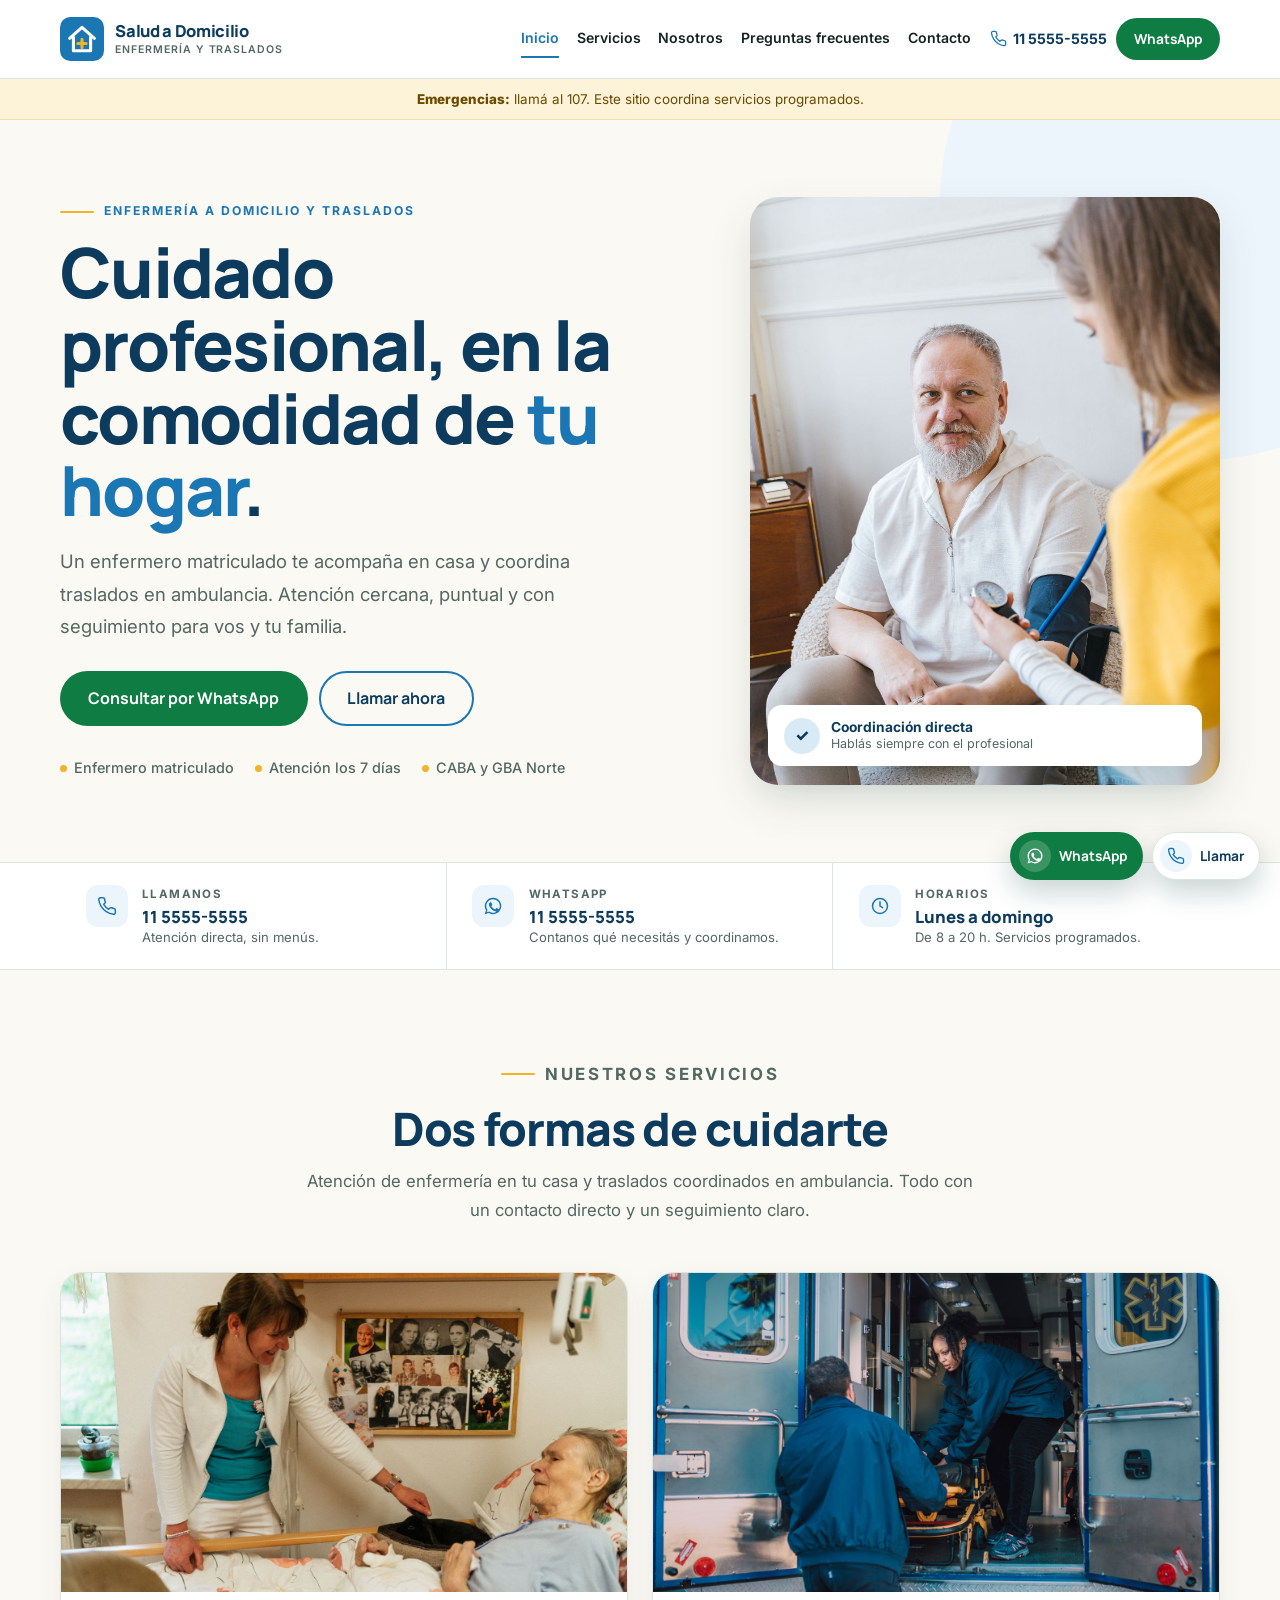
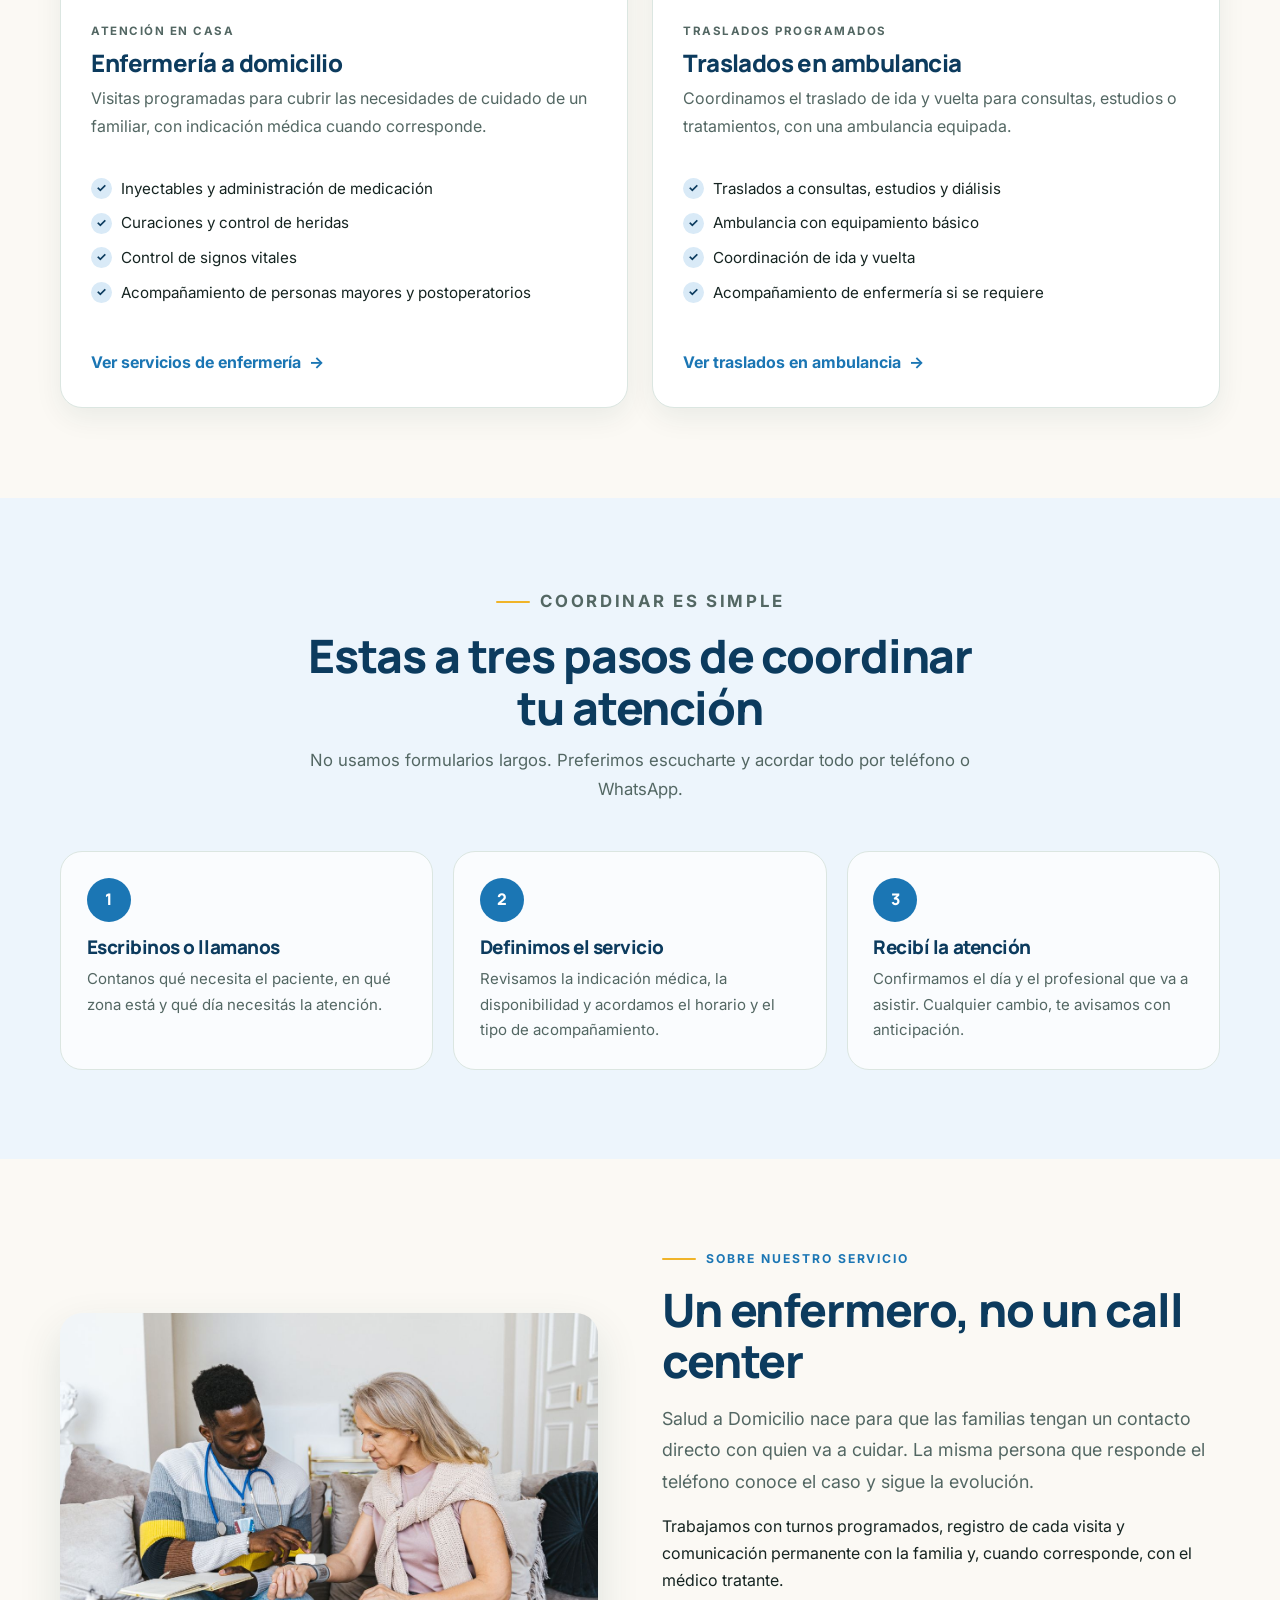
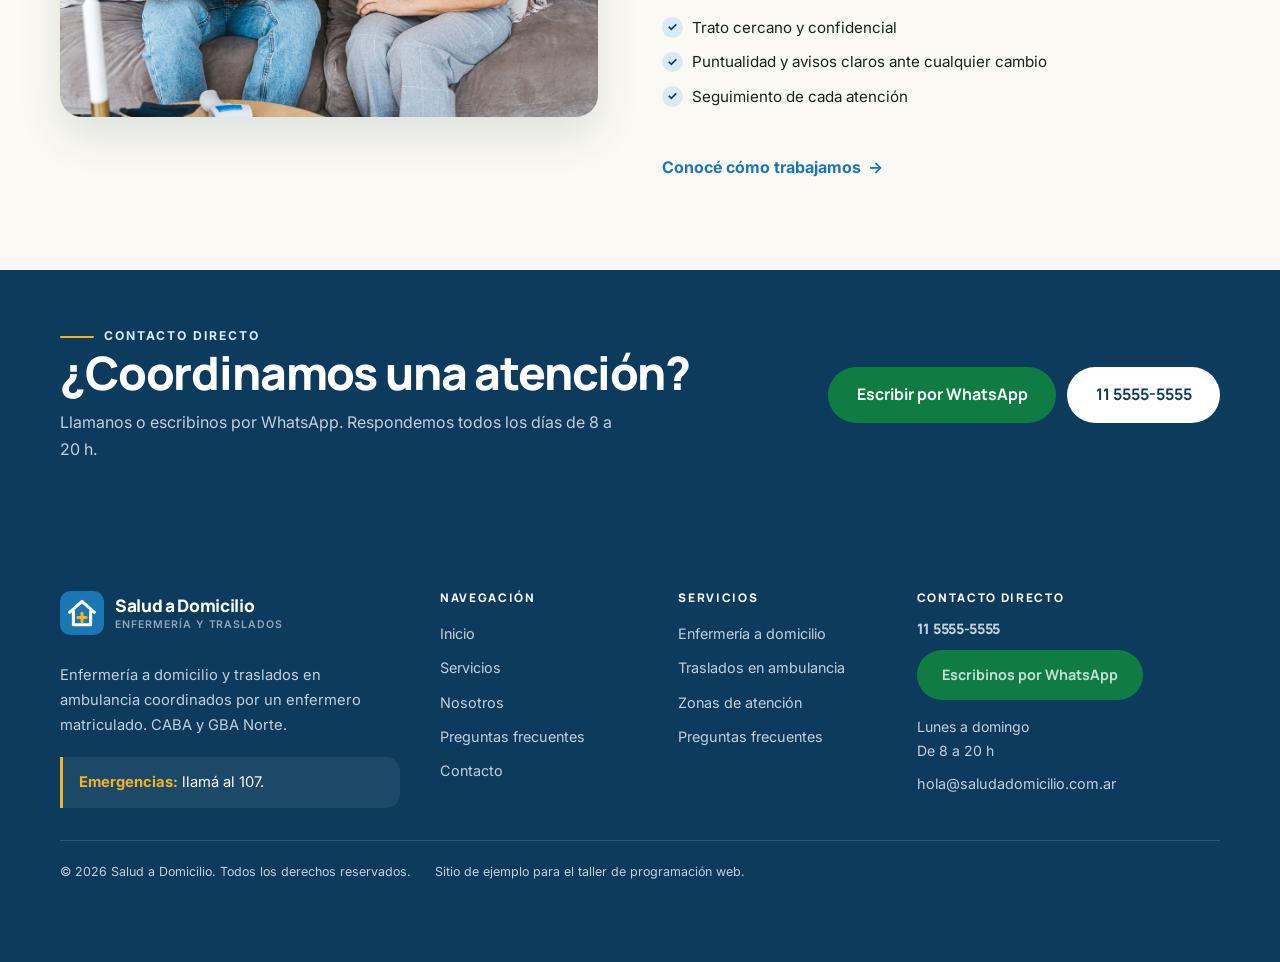
<file: index.html>
<!DOCTYPE html>
<html lang="es">
<head>
  <meta charset="UTF-8">
  <meta name="viewport" content="width=device-width, initial-scale=1.0">
  <meta name="description" content="Salud a Domicilio: enfermería a domicilio y traslados en ambulancia en CABA y GBA Norte. Coordiná tu atención por teléfono o WhatsApp.">
  <meta name="theme-color" content="#1B76B4">
  <title>Salud a Domicilio | Enfermería y traslados</title>

  <!-- Ícono de la pestaña del navegador -->
  <!-- PISTA: el <title> y la meta description de arriba son los que se ven en la
       pestaña y en Google. Conviene adaptarlos en cada página. -->
  <link rel="icon" href="assets/logo.svg" type="image/svg+xml">

  <!-- Tipografías: Manrope para títulos e Inter para textos -->
  <link rel="preconnect" href="https://fonts.googleapis.com">
  <link rel="preconnect" href="https://fonts.gstatic.com" crossorigin>
  <link href="https://fonts.googleapis.com/css2?family=Inter:wght@400;500;600;700&family=Manrope:wght@500;600;700;800&display=swap" rel="stylesheet">

  <!-- Hoja de estilos compartida por todas las páginas -->
  <link rel="stylesheet" href="styles.css">
</head>
<body>

  <!-- Enlace para saltar al contenido usando el teclado -->
  <a class="skip-link" href="#contenido">Saltar al contenido</a>

  <!-- =====================================================
       ENCABEZADO Y NAVEGACIÓN
       El menú móvil se abre con un checkbox: no usa JavaScript.
       ===================================================== -->
  <header class="site-header">
    <div class="container header-bar">

      <!-- PISTA: cambiá el nombre y la bajada de la marca. Repetilos igual en el pie.
           El logo es assets/logo.svg: podés reemplazarlo por otro archivo. -->
      <a class="brand" href="index.html">
        <img class="brand__mark" src="assets/logo.svg" width="44" height="44" alt="">
        <span class="brand__text">
          <strong>Salud a Domicilio</strong>
          <span>Enfermería y traslados</span>
        </span>
      </a>

      <!-- Checkbox oculto que controla el menú hamburguesa -->
      <input class="nav-toggle" type="checkbox" id="menu-toggle">
      <label class="nav-toggle-label" for="menu-toggle">
        <span class="visually-hidden">Abrir o cerrar el menú</span>
        <span class="nav-toggle-bars" aria-hidden="true">
          <span></span>
          <span></span>
          <span></span>
        </span>
      </label>

      <nav class="nav-panel" aria-label="Menú principal">
        <!-- PISTA: para sumar o quitar páginas, editá estos <li>. El atributo
             aria-current="page" marca la página activa y se cambia en cada archivo. -->
        <ul class="nav-list">
          <li><a href="index.html" aria-current="page">Inicio</a></li>
          <li><a href="servicios.html">Servicios</a></li>
          <li><a href="nosotros.html">Nosotros</a></li>
          <li><a href="preguntas-frecuentes.html">Preguntas frecuentes</a></li>
          <li><a href="contacto.html">Contacto</a></li>
        </ul>

        <!-- REEMPLAZAR: teléfono y WhatsApp de ejemplo.
             En WhatsApp el número va sin +, sin espacios y sin guiones (formato wa.me).
             El texto después de ?text= es el mensaje que aparece ya escrito en el chat. -->
        <div class="nav-actions">
          <a class="nav-phone" href="tel:+5491155555555">
            <svg class="icon" viewBox="0 0 24 24" fill="none" stroke="currentColor" stroke-width="1.8" stroke-linecap="round" stroke-linejoin="round" aria-hidden="true">
              <path d="M22 16.92v3a2 2 0 0 1-2.18 2 19.79 19.79 0 0 1-8.63-3.07 19.5 19.5 0 0 1-6-6A19.79 19.79 0 0 1 2.12 4.18 2 2 0 0 1 4.11 2h3a2 2 0 0 1 2 1.72c.13.96.36 1.9.7 2.81a2 2 0 0 1-.45 2.11L8.09 9.91a16 16 0 0 0 6 6l1.27-1.27a2 2 0 0 1 2.11-.45c.91.34 1.85.57 2.81.7A2 2 0 0 1 22 16.92Z"/>
            </svg>
            <span>11 5555-5555</span>
          </a>
          <a class="btn btn--whatsapp btn--sm" href="https://wa.me/5491155555555?text=Hola%2C%20quisiera%20consultar%20por%20los%20servicios%20de%20Salud%20a%20Domicilio.">WhatsApp</a>
        </div>
      </nav>

      <!-- Acceso telefónico siempre visible en celulares -->
      <a class="header-call" href="tel:+5491155555555" aria-label="Llamar al 11 5555-5555">
        <svg class="icon" viewBox="0 0 24 24" fill="none" stroke="currentColor" stroke-width="1.8" stroke-linecap="round" stroke-linejoin="round" aria-hidden="true">
          <path d="M22 16.92v3a2 2 0 0 1-2.18 2 19.79 19.79 0 0 1-8.63-3.07 19.5 19.5 0 0 1-6-6A19.79 19.79 0 0 1 2.12 4.18 2 2 0 0 1 4.11 2h3a2 2 0 0 1 2 1.72c.13.96.36 1.9.7 2.81a2 2 0 0 1-.45 2.11L8.09 9.91a16 16 0 0 0 6 6l1.27-1.27a2 2 0 0 1 2.11-.45c.91.34 1.85.57 2.81.7A2 2 0 0 1 22 16.92Z"/>
        </svg>
      </a>

    </div>
  </header>

  <!-- PISTA: si el sitio no es de Argentina, cambiá el 107 por el número local
       de emergencias. También aparece en el pie y en las páginas de servicios y contacto. -->
  <p class="emergency-bar"><strong>Emergencias:</strong> llamá al 107. Este sitio coordina servicios programados.</p>

  <main id="contenido" tabindex="-1">

    <!-- =====================================================
         1. PORTADA
         PISTA: el título grande, el párrafo y los dos botones son lo primero
         que se ve. Podés cambiar el texto, el orden de los botones o las tres
         frases de confianza que aparecen debajo.
         ===================================================== -->
    <section class="hero" id="inicio" aria-labelledby="hero-title">
      <div class="container hero__grid">

        <div class="hero__content">
          <p class="eyebrow">Enfermería a domicilio y traslados</p>

          <h1 class="hero__title" id="hero-title">
            Cuidado profesional, en la comodidad de <span class="highlight">tu hogar</span>.
          </h1>

          <p class="hero__lead">
            Un enfermero matriculado te acompaña en casa y coordina traslados en
            ambulancia. Atención cercana, puntual y con seguimiento para vos y tu familia.
          </p>

          <!-- PISTA: cambiá el texto y el destino (href) de cada botón. -->
          <div class="hero__actions">
            <a class="btn btn--whatsapp btn--lg" href="https://wa.me/5491155555555?text=Hola%2C%20quisiera%20consultar%20por%20los%20servicios%20de%20Salud%20a%20Domicilio.">
              Consultar por WhatsApp
            </a>
            <a class="btn btn--outline btn--lg" href="tel:+5491155555555">Llamar ahora</a>
          </div>

          <!-- PISTA: estas frases funcionan como garantías rápidas. Podés
               reemplazarlas por horarios, zonas o número de matrícula. -->
          <ul class="hero__trust">
            <li>Enfermero matriculado</li>
            <li>Atención los 7 días</li>
            <li>CABA y GBA Norte</li>
          </ul>
        </div>

        <!-- PISTA: reemplazá assets/hero.jpg por una foto vertical. El CSS la
             recorta a proporción 4:5 y mantiene el texto alternativo (alt). -->
        <div class="hero__media">
          <img src="assets/hero.jpg" width="1600" height="2400" alt="Enfermera tomando la presión arterial a un paciente en su living" fetchpriority="high">
          <p class="hero__badge">
            <span class="hero__badge-icon" aria-hidden="true">✓</span>
            <span>
              <strong>Coordinación directa</strong>
              <span>Hablás siempre con el profesional</span>
            </span>
          </p>
        </div>

      </div>
    </section>

    <!-- =====================================================
         2. CONTACTO RÁPIDO
         ===================================================== -->
    <section class="quick-contact" aria-label="Contacto rápido">
      <!-- PISTA: son tres tarjetas de contacto rápido. La tercera no es un
           enlace: podés cambiarla por dirección, zona o forma de pago. -->
      <div class="container quick-contact__grid">

        <a class="quick-card" href="tel:+5491155555555">
          <span class="quick-card__icon">
            <svg class="icon" viewBox="0 0 24 24" fill="none" stroke="currentColor" stroke-width="1.8" stroke-linecap="round" stroke-linejoin="round" aria-hidden="true">
              <path d="M22 16.92v3a2 2 0 0 1-2.18 2 19.79 19.79 0 0 1-8.63-3.07 19.5 19.5 0 0 1-6-6A19.79 19.79 0 0 1 2.12 4.18 2 2 0 0 1 4.11 2h3a2 2 0 0 1 2 1.72c.13.96.36 1.9.7 2.81a2 2 0 0 1-.45 2.11L8.09 9.91a16 16 0 0 0 6 6l1.27-1.27a2 2 0 0 1 2.11-.45c.91.34 1.85.57 2.81.7A2 2 0 0 1 22 16.92Z"/>
            </svg>
          </span>
          <span>
            <span class="quick-card__label">Llamanos</span>
            <span class="quick-card__value">11 5555-5555</span>
            <span class="quick-card__text">Atención directa, sin menús.</span>
          </span>
        </a>

        <a class="quick-card" href="https://wa.me/5491155555555?text=Hola%2C%20quisiera%20consultar%20por%20los%20servicios%20de%20Salud%20a%20Domicilio.">
          <span class="quick-card__icon">
            <svg class="icon" viewBox="0 0 24 24" fill="currentColor" aria-hidden="true">
              <path d="M12.04 2a9.9 9.9 0 0 0-8.42 15.13L2 22l4.99-1.58A9.9 9.9 0 1 0 12.04 2Zm0 1.8a8.1 8.1 0 1 1-4.16 15.05l-.34-.2-3.1.98.99-3.02-.22-.35A8.1 8.1 0 0 1 12.04 3.8Zm-3.1 3.7c-.2 0-.52.07-.79.37-.27.3-1.04 1.01-1.04 2.47s1.06 2.87 1.21 3.07c.15.2 2.06 3.28 5.07 4.47 2.5.99 3.01.79 3.55.74.54-.05 1.75-.71 2-1.4.25-.69.25-1.28.17-1.4-.07-.12-.27-.2-.57-.35-.3-.15-1.75-.86-2.02-.96-.27-.1-.47-.15-.67.15-.2.3-.77.96-.94 1.16-.17.2-.35.22-.65.07-.3-.15-1.25-.46-2.38-1.47-.88-.78-1.47-1.75-1.64-2.05-.17-.3-.02-.46.13-.61.13-.13.3-.35.45-.52.15-.17.2-.3.3-.5.1-.2.05-.37-.02-.52-.07-.15-.67-1.61-.92-2.2-.24-.58-.48-.5-.67-.51h-.57Z"/>
            </svg>
          </span>
          <span>
            <span class="quick-card__label">WhatsApp</span>
            <span class="quick-card__value">11 5555-5555</span>
            <span class="quick-card__text">Contanos qué necesitás y coordinamos.</span>
          </span>
        </a>

        <div class="quick-card">
          <span class="quick-card__icon">
            <svg class="icon" viewBox="0 0 24 24" fill="none" stroke="currentColor" stroke-width="1.8" stroke-linecap="round" stroke-linejoin="round" aria-hidden="true">
              <circle cx="12" cy="12" r="9"/>
              <path d="M12 7v5l3 2"/>
            </svg>
          </span>
          <span>
            <span class="quick-card__label">Horarios</span>
            <span class="quick-card__value">Lunes a domingo</span>
            <span class="quick-card__text">De 8 a 20 h. Servicios programados.</span>
          </span>
        </div>

      </div>
    </section>

    <!-- =====================================================
         3. SERVICIOS
         ===================================================== -->
    <section class="section" aria-labelledby="servicios-title">
      <div class="container">

        <div class="section-head section-head--center">
          <p class="eyebrow">Nuestros servicios</p>
          <h2 id="servicios-title">Dos formas de cuidarte</h2>
          <p>
            Atención de enfermería en tu casa y traslados coordinados en ambulancia.
            Todo con un contacto directo y un seguimiento claro.
          </p>
        </div>

        <!-- PISTA: para sumar un servicio, copiá un <article class="service-card">
             completo y actualizá la imagen, los textos, la lista y el enlace. -->
        <div class="service-cards">

          <article class="service-card">
            <div class="service-card__media">
              <img src="assets/enfermeria.jpg" width="1400" height="933" alt="Enfermera acompañando a una persona mayor en su cama, en su domicilio" loading="lazy">
            </div>
            <div class="service-card__body">
              <p class="service-card__tag">Atención en casa</p>
              <h3>Enfermería a domicilio</h3>
              <p>
                Visitas programadas para cubrir las necesidades de cuidado de un
                familiar, con indicación médica cuando corresponde.
              </p>
              <ul class="check-list">
                <li>Inyectables y administración de medicación</li>
                <li>Curaciones y control de heridas</li>
                <li>Control de signos vitales</li>
                <li>Acompañamiento de personas mayores y postoperatorios</li>
              </ul>
              <a class="text-link" href="servicios.html#enfermeria">Ver servicios de enfermería</a>
            </div>
          </article>

          <article class="service-card">
            <div class="service-card__media">
              <img src="assets/traslados.jpg" width="1400" height="933" alt="Dos camilleros cargando una camilla en una ambulancia" loading="lazy">
            </div>
            <div class="service-card__body">
              <p class="service-card__tag">Traslados programados</p>
              <h3>Traslados en ambulancia</h3>
              <p>
                Coordinamos el traslado de ida y vuelta para consultas, estudios o
                tratamientos, con una ambulancia equipada.
              </p>
              <ul class="check-list">
                <li>Traslados a consultas, estudios y diálisis</li>
                <li>Ambulancia con equipamiento básico</li>
                <li>Coordinación de ida y vuelta</li>
                <li>Acompañamiento de enfermería si se requiere</li>
              </ul>
              <a class="text-link" href="servicios.html#traslados">Ver traslados en ambulancia</a>
            </div>
          </article>

        </div>
      </div>
    </section>

    <!-- =====================================================
         4. CÓMO COORDINAR
         ===================================================== -->
    <section class="section section--mint" aria-labelledby="pasos-title">
      <div class="container">

        <div class="section-head section-head--center">
          <p class="eyebrow">Coordinar es simple</p>
          <h2 id="pasos-title">Estas a tres pasos de coordinar tu atención</h2>
          <p>
            No usamos formularios largos. Preferimos escucharte y acordar todo
            por teléfono o WhatsApp.
          </p>
        </div>

        <!-- PISTA: podés agregar o quitar pasos copiando un <article class="step">.
             El número del círculo se escribe a mano dentro de step__number. -->
        <div class="steps">

          <article class="step">
            <span class="step__number">1</span>
            <h3>Escribinos o llamanos</h3>
            <p>
              Contanos qué necesita el paciente, en qué zona está y qué día
              necesitás la atención.
            </p>
          </article>

          <article class="step">
            <span class="step__number">2</span>
            <h3>Definimos el servicio</h3>
            <p>
              Revisamos la indicación médica, la disponibilidad y acordamos
              el horario y el tipo de acompañamiento.
            </p>
          </article>

          <article class="step">
            <span class="step__number">3</span>
            <h3>Recibí la atención</h3>
            <p>
              Confirmamos el día y el profesional que va a asistir. Cualquier
              cambio, te avisamos con anticipación.
            </p>
          </article>

        </div>
      </div>
    </section>

    <!-- =====================================================
         5. SOBRE NOSOTROS
         ===================================================== -->
    <section class="section" aria-labelledby="nosotros-title">
      <!-- PISTA: bloque de dos columnas: imagen a un lado y texto al otro.
           Cambiá assets/nosotros.jpg, el título y la lista de beneficios. -->
      <div class="container split">

        <div class="split__media">
          <img src="assets/nosotros.jpg" width="1400" height="933" alt="Enfermero revisando la medicación de una paciente en su casa" loading="lazy">
        </div>

        <div class="split__content">
          <p class="eyebrow">Sobre nuestro servicio</p>
          <h2 id="nosotros-title">Un enfermero, no un call center</h2>
          <p class="lead">
            Salud a Domicilio nace para que las familias tengan un contacto directo
            con quien va a cuidar. La misma persona que responde el teléfono conoce
            el caso y sigue la evolución.
          </p>
          <p>
            Trabajamos con turnos programados, registro de cada visita y
            comunicación permanente con la familia y, cuando corresponde, con el
            médico tratante.
          </p>
          <ul class="check-list">
            <li>Trato cercano y confidencial</li>
            <li>Puntualidad y avisos claros ante cualquier cambio</li>
            <li>Seguimiento de cada atención</li>
          </ul>
          <a class="text-link" href="nosotros.html">Conocé cómo trabajamos</a>
        </div>

      </div>
    </section>

    <!-- =====================================================
         6. LLAMADA FINAL
         ===================================================== -->
    <section class="section section--tight cta-band" aria-labelledby="cta-title">
      <!-- PISTA: esta banda de cierre se repite en todas las páginas. Si cambiás
           el texto o los botones acá, conviene repetir el cambio en las demás. -->
      <div class="container cta-band__inner">
        <div class="cta-band__content">
          <p class="eyebrow">Contacto directo</p>
          <h2 id="cta-title">¿Coordinamos una atención?</h2>
          <p>
            Llamanos o escribinos por WhatsApp. Respondemos todos los días de 8 a 20 h.
          </p>
        </div>
        <div class="cta-band__actions">
          <a class="btn btn--whatsapp btn--lg" href="https://wa.me/5491155555555?text=Hola%2C%20quisiera%20consultar%20por%20los%20servicios%20de%20Salud%20a%20Domicilio.">Escribir por WhatsApp</a>
          <a class="btn btn--light btn--lg" href="tel:+5491155555555">11 5555-5555</a>
        </div>
      </div>
    </section>

  </main>

  <!-- =====================================================
       PIE DE PÁGINA
       ===================================================== -->
  <footer class="site-footer">
    <!-- PISTA: podés cambiar los títulos de las columnas, sumar enlaces o quitar
         una columna entera. Si agregás una página, acordate de enlazarla acá. -->
    <div class="container footer-main">

      <div class="footer-about">
        <a class="brand brand--footer" href="index.html">
          <img class="brand__mark" src="assets/logo.svg" width="44" height="44" alt="">
          <span class="brand__text">
            <strong>Salud a Domicilio</strong>
            <span>Enfermería y traslados</span>
          </span>
        </a>
        <p>
          Enfermería a domicilio y traslados en ambulancia coordinados por un
          enfermero matriculado. CABA y GBA Norte.
        </p>
        <p class="footer-emergency"><strong>Emergencias:</strong> llamá al 107.</p>
      </div>

      <div class="footer-col">
        <h2 class="footer-title">Navegación</h2>
        <ul>
          <li><a href="index.html">Inicio</a></li>
          <li><a href="servicios.html">Servicios</a></li>
          <li><a href="nosotros.html">Nosotros</a></li>
          <li><a href="preguntas-frecuentes.html">Preguntas frecuentes</a></li>
          <li><a href="contacto.html">Contacto</a></li>
        </ul>
      </div>

      <div class="footer-col">
        <h2 class="footer-title">Servicios</h2>
        <ul>
          <li><a href="servicios.html#enfermeria">Enfermería a domicilio</a></li>
          <li><a href="servicios.html#traslados">Traslados en ambulancia</a></li>
          <li><a href="contacto.html">Zonas de atención</a></li>
          <li><a href="preguntas-frecuentes.html">Preguntas frecuentes</a></li>
        </ul>
      </div>

      <!-- REEMPLAZAR: teléfono, WhatsApp y correo de ejemplo -->
      <div class="footer-col footer-contact">
        <h2 class="footer-title">Contacto directo</h2>
        <a class="footer-phone" href="tel:+5491155555555">11 5555-5555</a>
        <a class="btn btn--whatsapp" href="https://wa.me/5491155555555?text=Hola%2C%20quisiera%20consultar%20por%20los%20servicios%20de%20Salud%20a%20Domicilio.">Escribinos por WhatsApp</a>
        <p>Lunes a domingo<br>De 8 a 20 h</p>
        <a class="footer-mail" href="mailto:hola@saludadomicilio.com.ar">hola@saludadomicilio.com.ar</a>
      </div>

    </div>

    <!-- PISTA: actualizá el año y el nombre del sitio en el copyright. -->
    <div class="container footer-bottom">
      <p>© 2026 Salud a Domicilio. Todos los derechos reservados.</p>
      <p>Sitio de ejemplo para el taller de programación web.</p>
    </div>
  </footer>

  <!-- Botones flotantes de contacto, presentes en todas las páginas -->
  <!-- PISTA: si preferís un solo botón flotante, borrá uno de los dos enlaces.
       En celulares los textos se ocultan solos y quedan solo los íconos. -->
  <div class="floating-contact" aria-label="Contacto rápido">
    <a class="float-btn float-btn--whatsapp" href="https://wa.me/5491155555555?text=Hola%2C%20quisiera%20consultar%20por%20los%20servicios%20de%20Salud%20a%20Domicilio." aria-label="Escribir por WhatsApp al 11 5555-5555">
      <span class="float-btn__icon">
        <svg class="icon" viewBox="0 0 24 24" fill="currentColor" aria-hidden="true">
          <path d="M12.04 2a9.9 9.9 0 0 0-8.42 15.13L2 22l4.99-1.58A9.9 9.9 0 1 0 12.04 2Zm0 1.8a8.1 8.1 0 1 1-4.16 15.05l-.34-.2-3.1.98.99-3.02-.22-.35A8.1 8.1 0 0 1 12.04 3.8Zm-3.1 3.7c-.2 0-.52.07-.79.37-.27.3-1.04 1.01-1.04 2.47s1.06 2.87 1.21 3.07c.15.2 2.06 3.28 5.07 4.47 2.5.99 3.01.79 3.55.74.54-.05 1.75-.71 2-1.4.25-.69.25-1.28.17-1.4-.07-.12-.27-.2-.57-.35-.3-.15-1.75-.86-2.02-.96-.27-.1-.47-.15-.67.15-.2.3-.77.96-.94 1.16-.17.2-.35.22-.65.07-.3-.15-1.25-.46-2.38-1.47-.88-.78-1.47-1.75-1.64-2.05-.17-.3-.02-.46.13-.61.13-.13.3-.35.45-.52.15-.17.2-.3.3-.5.1-.2.05-.37-.02-.52-.07-.15-.67-1.61-.92-2.2-.24-.58-.48-.5-.67-.51h-.57Z"/>
        </svg>
      </span>
      <span class="float-btn__text">WhatsApp</span>
    </a>

    <a class="float-btn float-btn--phone" href="tel:+5491155555555" aria-label="Llamar al 11 5555-5555">
      <span class="float-btn__icon">
        <svg class="icon" viewBox="0 0 24 24" fill="none" stroke="currentColor" stroke-width="1.8" stroke-linecap="round" stroke-linejoin="round" aria-hidden="true">
          <path d="M22 16.92v3a2 2 0 0 1-2.18 2 19.79 19.79 0 0 1-8.63-3.07 19.5 19.5 0 0 1-6-6A19.79 19.79 0 0 1 2.12 4.18 2 2 0 0 1 4.11 2h3a2 2 0 0 1 2 1.72c.13.96.36 1.9.7 2.81a2 2 0 0 1-.45 2.11L8.09 9.91a16 16 0 0 0 6 6l1.27-1.27a2 2 0 0 1 2.11-.45c.91.34 1.85.57 2.81.7A2 2 0 0 1 22 16.92Z"/>
        </svg>
      </span>
      <span class="float-btn__text">Llamar</span>
    </a>
  </div>

</body>
</html>
</file>
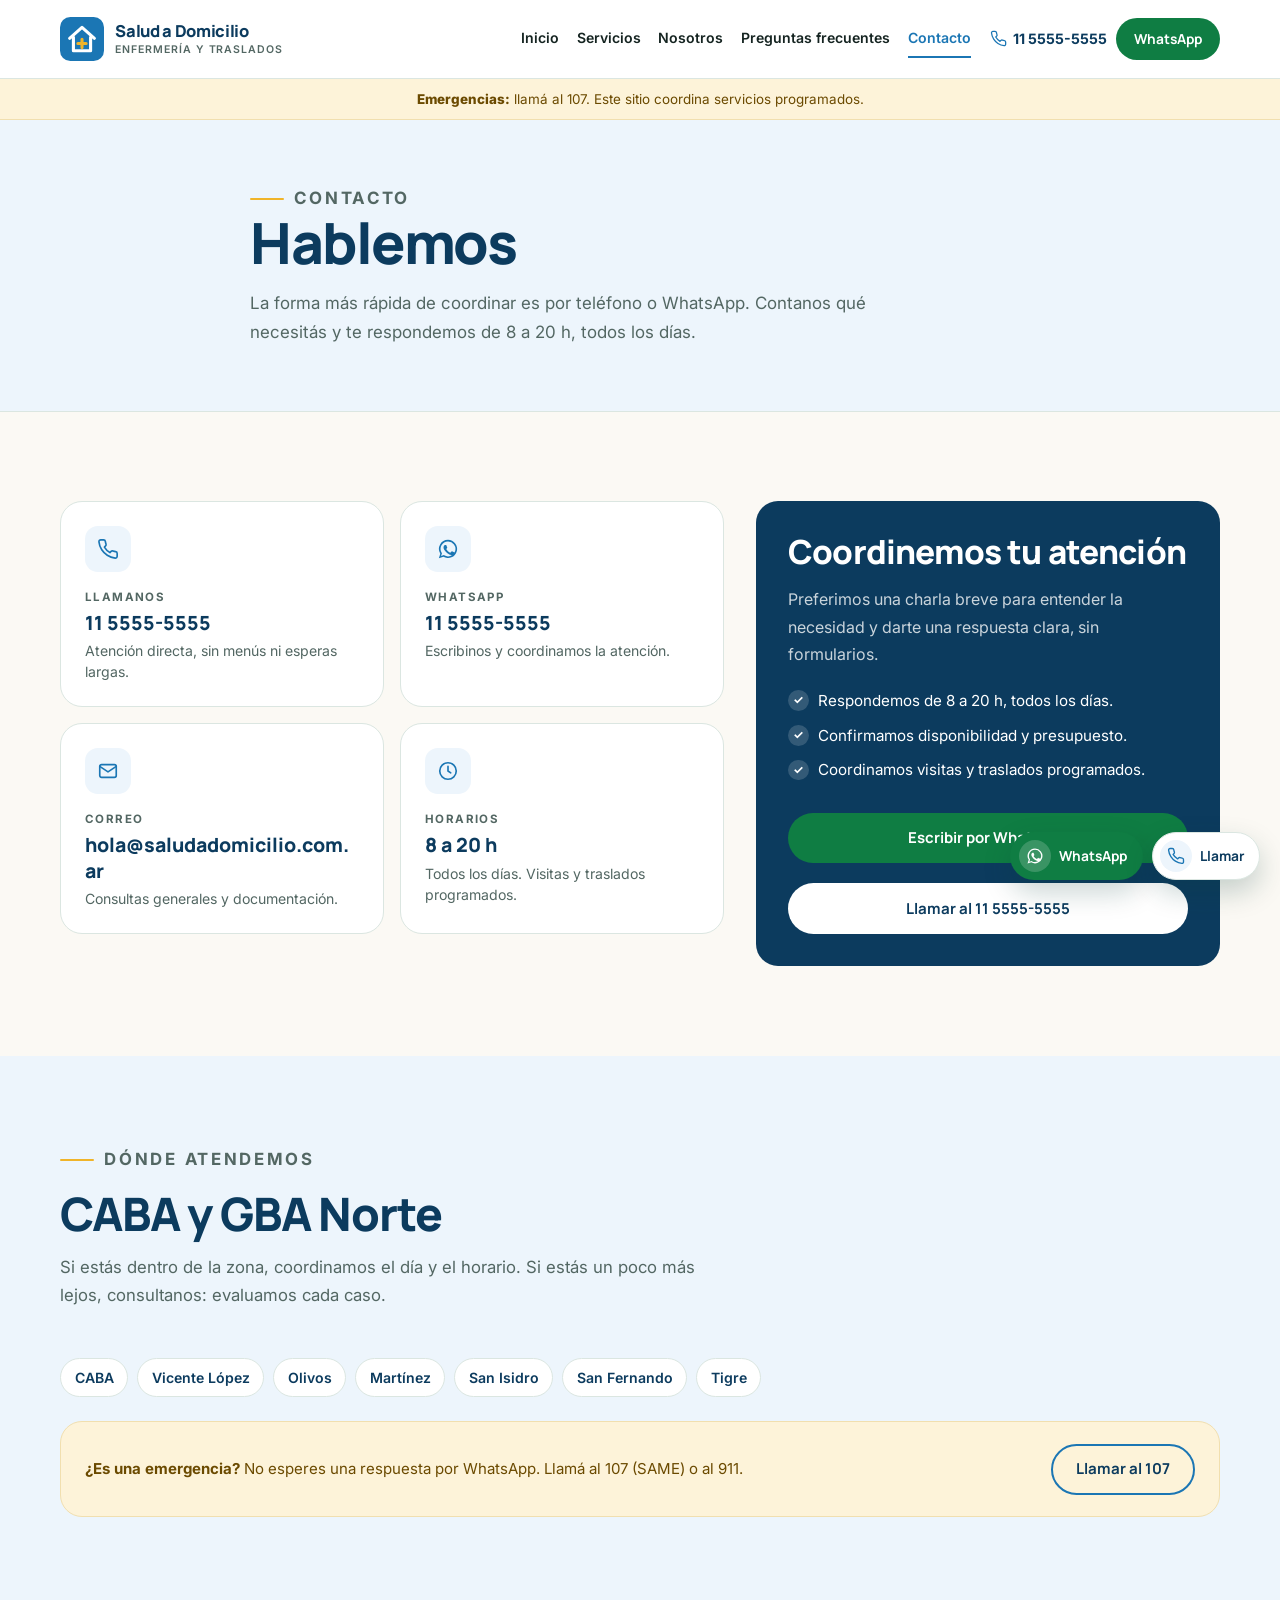
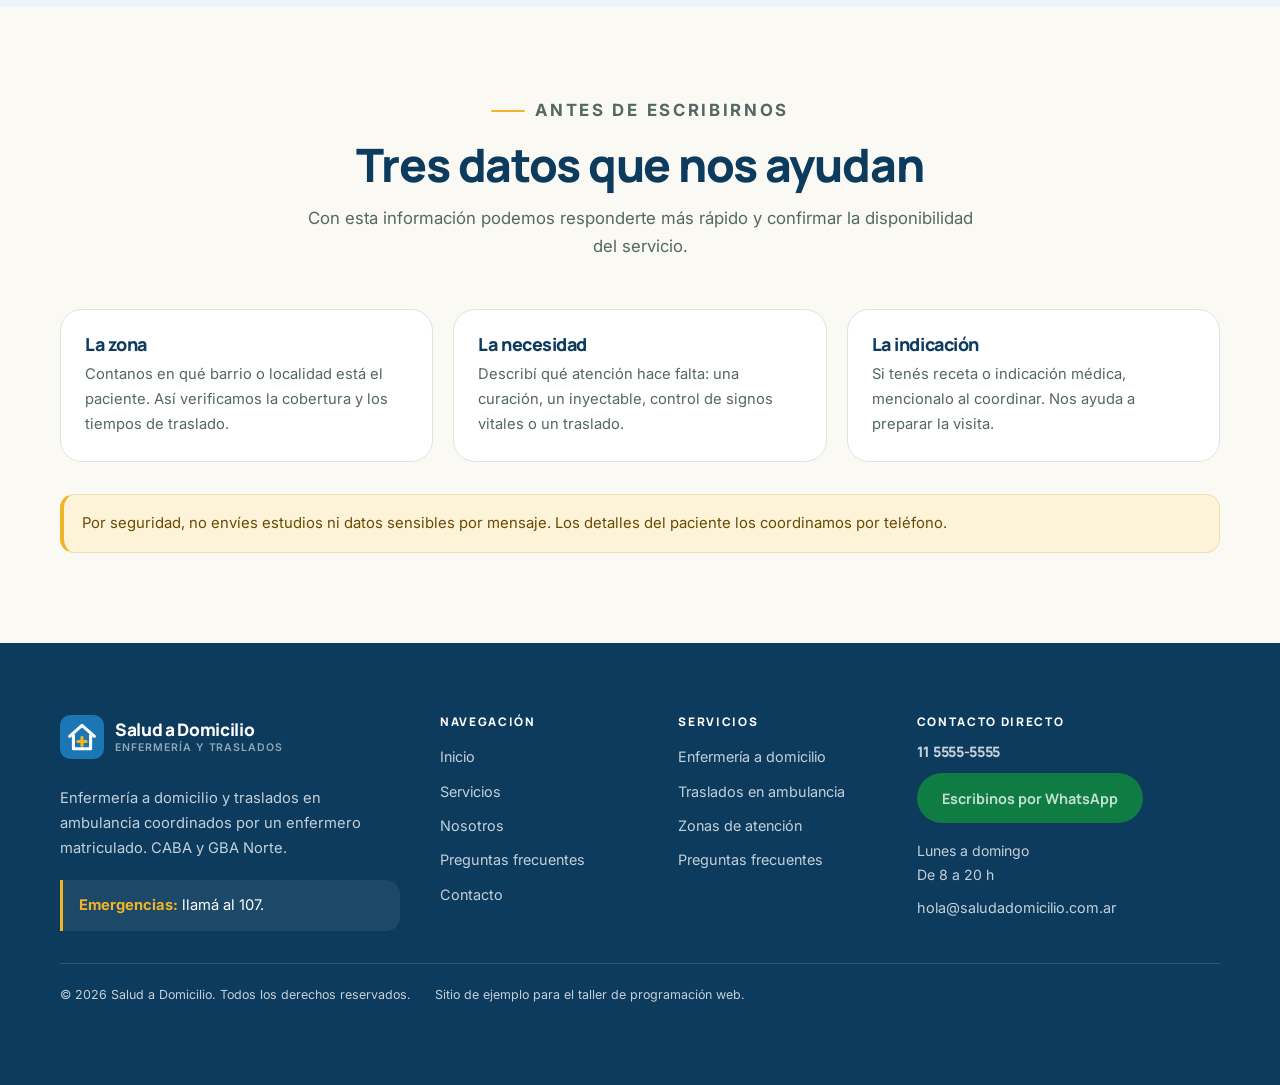
<file: contacto.html>
<!DOCTYPE html>
<html lang="es">
<head>
  <meta charset="UTF-8">
  <meta name="viewport" content="width=device-width, initial-scale=1.0">
  <meta name="description" content="Contactá a Salud a Domicilio por teléfono o WhatsApp. Enfermería a domicilio y traslados en ambulancia en CABA y GBA Norte.">
  <meta name="theme-color" content="#1B76B4">
  <title>Contacto | Salud a Domicilio</title>

  <!-- PISTA: el <title> y la meta description de arriba son los que se ven en la
       pestaña y en Google. Conviene adaptarlos en cada página. -->
  <link rel="icon" href="assets/logo.svg" type="image/svg+xml">

  <link rel="preconnect" href="https://fonts.googleapis.com">
  <link rel="preconnect" href="https://fonts.gstatic.com" crossorigin>
  <link href="https://fonts.googleapis.com/css2?family=Inter:wght@400;500;600;700&family=Manrope:wght@500;600;700;800&display=swap" rel="stylesheet">

  <link rel="stylesheet" href="styles.css">
</head>
<body>

  <a class="skip-link" href="#contenido">Saltar al contenido</a>

  <header class="site-header">
    <div class="container header-bar">

      <!-- PISTA: cambiá el nombre y la bajada de la marca. Repetilos igual en el pie.
           El logo es assets/logo.svg: podés reemplazarlo por otro archivo. -->
      <a class="brand" href="index.html">
        <img class="brand__mark" src="assets/logo.svg" width="44" height="44" alt="">
        <span class="brand__text">
          <strong>Salud a Domicilio</strong>
          <span>Enfermería y traslados</span>
        </span>
      </a>

      <input class="nav-toggle" type="checkbox" id="menu-toggle">
      <label class="nav-toggle-label" for="menu-toggle">
        <span class="visually-hidden">Abrir o cerrar el menú</span>
        <span class="nav-toggle-bars" aria-hidden="true">
          <span></span>
          <span></span>
          <span></span>
        </span>
      </label>

      <nav class="nav-panel" aria-label="Menú principal">
        <!-- PISTA: para sumar o quitar páginas, editá estos <li>. El atributo
             aria-current="page" marca la página activa y se cambia en cada archivo. -->
        <ul class="nav-list">
          <li><a href="index.html">Inicio</a></li>
          <li><a href="servicios.html">Servicios</a></li>
          <li><a href="nosotros.html">Nosotros</a></li>
          <li><a href="preguntas-frecuentes.html">Preguntas frecuentes</a></li>
          <li><a href="contacto.html" aria-current="page">Contacto</a></li>
        </ul>

        <!-- REEMPLAZAR: teléfono y WhatsApp de ejemplo.
             En WhatsApp el número va sin +, sin espacios y sin guiones (formato wa.me).
             El texto después de ?text= es el mensaje que aparece ya escrito en el chat. -->
        <div class="nav-actions">
          <a class="nav-phone" href="tel:+5491155555555">
            <svg class="icon" viewBox="0 0 24 24" fill="none" stroke="currentColor" stroke-width="1.8" stroke-linecap="round" stroke-linejoin="round" aria-hidden="true">
              <path d="M22 16.92v3a2 2 0 0 1-2.18 2 19.79 19.79 0 0 1-8.63-3.07 19.5 19.5 0 0 1-6-6A19.79 19.79 0 0 1 2.12 4.18 2 2 0 0 1 4.11 2h3a2 2 0 0 1 2 1.72c.13.96.36 1.9.7 2.81a2 2 0 0 1-.45 2.11L8.09 9.91a16 16 0 0 0 6 6l1.27-1.27a2 2 0 0 1 2.11-.45c.91.34 1.85.57 2.81.7A2 2 0 0 1 22 16.92Z"/>
            </svg>
            <span>11 5555-5555</span>
          </a>
          <a class="btn btn--whatsapp btn--sm" href="https://wa.me/5491155555555?text=Hola%2C%20quisiera%20consultar%20por%20los%20servicios%20de%20Salud%20a%20Domicilio.">WhatsApp</a>
        </div>
      </nav>

      <a class="header-call" href="tel:+5491155555555" aria-label="Llamar al 11 5555-5555">
        <svg class="icon" viewBox="0 0 24 24" fill="none" stroke="currentColor" stroke-width="1.8" stroke-linecap="round" stroke-linejoin="round" aria-hidden="true">
          <path d="M22 16.92v3a2 2 0 0 1-2.18 2 19.79 19.79 0 0 1-8.63-3.07 19.5 19.5 0 0 1-6-6A19.79 19.79 0 0 1 2.12 4.18 2 2 0 0 1 4.11 2h3a2 2 0 0 1 2 1.72c.13.96.36 1.9.7 2.81a2 2 0 0 1-.45 2.11L8.09 9.91a16 16 0 0 0 6 6l1.27-1.27a2 2 0 0 1 2.11-.45c.91.34 1.85.57 2.81.7A2 2 0 0 1 22 16.92Z"/>
        </svg>
      </a>

    </div>
  </header>

  <!-- PISTA: si el sitio no es de Argentina, cambiá el 107 por el número local
       de emergencias. También aparece en el pie y en las páginas de servicios y contacto. -->
  <p class="emergency-bar"><strong>Emergencias:</strong> llamá al 107. Este sitio coordina servicios programados.</p>

  <main id="contenido" tabindex="-1">

    <!-- PISTA: la portada de contacto puede incluir el horario real o un
         mensaje sobre el tiempo de respuesta. -->
    <section class="page-hero" aria-labelledby="page-title">
      <div class="container page-hero__inner">
        <p class="eyebrow">Contacto</p>
        <h1 id="page-title">Hablemos</h1>
        <p>
          La forma más rápida de coordinar es por teléfono o WhatsApp. Contanos qué
          necesitás y te respondemos de 8 a 20 h, todos los días.
        </p>
      </div>
    </section>

    <!-- =====================================================
         1. DATOS DE CONTACTO
         ===================================================== -->
    <section class="section" aria-labelledby="contacto-title">
      <div class="container">

        <h2 class="visually-hidden" id="contacto-title">Datos de contacto</h2>

        <div class="contact-layout">

          <!-- PISTA: cada tarjeta es un canal de contacto. Podés cambiar el
               orden, sumar una red social o quitar la que no uses. -->
          <div class="contact-cards">

            <a class="contact-card" href="tel:+5491155555555">
              <span class="contact-card__icon">
                <svg class="icon" viewBox="0 0 24 24" fill="none" stroke="currentColor" stroke-width="1.8" stroke-linecap="round" stroke-linejoin="round" aria-hidden="true">
                  <path d="M22 16.92v3a2 2 0 0 1-2.18 2 19.79 19.79 0 0 1-8.63-3.07 19.5 19.5 0 0 1-6-6A19.79 19.79 0 0 1 2.12 4.18 2 2 0 0 1 4.11 2h3a2 2 0 0 1 2 1.72c.13.96.36 1.9.7 2.81a2 2 0 0 1-.45 2.11L8.09 9.91a16 16 0 0 0 6 6l1.27-1.27a2 2 0 0 1 2.11-.45c.91.34 1.85.57 2.81.7A2 2 0 0 1 22 16.92Z"/>
                </svg>
              </span>
              <span class="contact-card__label">Llamanos</span>
              <span class="contact-card__value">11 5555-5555</span>
              <span class="contact-card__text">Atención directa, sin menús ni esperas largas.</span>
            </a>

            <a class="contact-card" href="https://wa.me/5491155555555?text=Hola%2C%20quisiera%20consultar%20por%20los%20servicios%20de%20Salud%20a%20Domicilio.">
              <span class="contact-card__icon">
                <svg class="icon" viewBox="0 0 24 24" fill="currentColor" aria-hidden="true">
                  <path d="M12.04 2a9.9 9.9 0 0 0-8.42 15.13L2 22l4.99-1.58A9.9 9.9 0 1 0 12.04 2Zm0 1.8a8.1 8.1 0 1 1-4.16 15.05l-.34-.2-3.1.98.99-3.02-.22-.35A8.1 8.1 0 0 1 12.04 3.8Zm-3.1 3.7c-.2 0-.52.07-.79.37-.27.3-1.04 1.01-1.04 2.47s1.06 2.87 1.21 3.07c.15.2 2.06 3.28 5.07 4.47 2.5.99 3.01.79 3.55.74.54-.05 1.75-.71 2-1.4.25-.69.25-1.28.17-1.4-.07-.12-.27-.2-.57-.35-.3-.15-1.75-.86-2.02-.96-.27-.1-.47-.15-.67.15-.2.3-.77.96-.94 1.16-.17.2-.35.22-.65.07-.3-.15-1.25-.46-2.38-1.47-.88-.78-1.47-1.75-1.64-2.05-.17-.3-.02-.46.13-.61.13-.13.3-.35.45-.52.15-.17.2-.3.3-.5.1-.2.05-.37-.02-.52-.07-.15-.67-1.61-.92-2.2-.24-.58-.48-.5-.67-.51h-.57Z"/>
                </svg>
              </span>
              <span class="contact-card__label">WhatsApp</span>
              <span class="contact-card__value">11 5555-5555</span>
              <span class="contact-card__text">Escribinos y coordinamos la atención.</span>
            </a>

            <a class="contact-card" href="mailto:hola@saludadomicilio.com.ar">
              <span class="contact-card__icon">
                <svg class="icon" viewBox="0 0 24 24" fill="none" stroke="currentColor" stroke-width="1.8" stroke-linecap="round" stroke-linejoin="round" aria-hidden="true">
                  <rect x="3" y="5" width="18" height="14" rx="2"/>
                  <path d="m3 7 9 6 9-6"/>
                </svg>
              </span>
              <span class="contact-card__label">Correo</span>
              <span class="contact-card__value">hola@saludadomicilio.com.ar</span>
              <span class="contact-card__text">Consultas generales y documentación.</span>
            </a>

            <div class="contact-card">
              <span class="contact-card__icon">
                <svg class="icon" viewBox="0 0 24 24" fill="none" stroke="currentColor" stroke-width="1.8" stroke-linecap="round" stroke-linejoin="round" aria-hidden="true">
                  <circle cx="12" cy="12" r="9"/>
                  <path d="M12 7v5l3 2"/>
                </svg>
              </span>
              <span class="contact-card__label">Horarios</span>
              <span class="contact-card__value">8 a 20 h</span>
              <span class="contact-card__text">Todos los días. Visitas y traslados programados.</span>
            </div>

          </div>

          <!-- PISTA: este panel oscuro resume la forma de coordinar. Cambiá el
               texto, la lista y los botones según tu forma de trabajo. -->
          <aside class="contact-panel" aria-labelledby="panel-title">
            <h2 id="panel-title">Coordinemos tu atención</h2>
            <p>
              Preferimos una charla breve para entender la necesidad y darte una
              respuesta clara, sin formularios.
            </p>
            <ul class="check-list">
              <li>Respondemos de 8 a 20 h, todos los días.</li>
              <li>Confirmamos disponibilidad y presupuesto.</li>
              <li>Coordinamos visitas y traslados programados.</li>
            </ul>
            <a class="btn btn--whatsapp btn--block" href="https://wa.me/5491155555555?text=Hola%2C%20quisiera%20coordinar%20una%20atenci%C3%B3n%20con%20Salud%20a%20Domicilio.">Escribir por WhatsApp</a>
            <a class="btn btn--light btn--block" href="tel:+5491155555555">Llamar al 11 5555-5555</a>
          </aside>

        </div>
      </div>
    </section>

    <!-- =====================================================
         2. ZONAS DE ATENCIÓN
         ===================================================== -->
    <section class="section section--mint" aria-labelledby="zonas-title">
      <div class="container">

        <div class="section-head">
          <!-- REEMPLAZAR: zonas de atención de ejemplo.
               Sumá o quitá <li> en la lista .pill-list para ajustar la cobertura. -->
          <p class="eyebrow">Dónde atendemos</p>
          <h2 id="zonas-title">CABA y GBA Norte</h2>
          <p>
            Si estás dentro de la zona, coordinamos el día y el horario. Si estás
            un poco más lejos, consultanos: evaluamos cada caso.
          </p>
        </div>

        <ul class="pill-list">
          <li>CABA</li>
          <li>Vicente López</li>
          <li>Olivos</li>
          <li>Martínez</li>
          <li>San Isidro</li>
          <li>San Fernando</li>
          <li>Tigre</li>
        </ul>

        <!-- PISTA: si cambiás los números de emergencia, actualizá también la
             barra superior, el pie y las páginas de servicios y preguntas. -->
        <div class="emergency-box">
          <p>
            <strong>¿Es una emergencia?</strong> No esperes una respuesta por
            WhatsApp. Llamá al 107 (SAME) o al 911.
          </p>
          <a class="btn btn--outline" href="tel:107">Llamar al 107</a>
        </div>

      </div>
    </section>

    <!-- =====================================================
         3. CÓMO AGILIZAR LA CONSULTA
         ===================================================== -->
    <section class="section" aria-labelledby="agilizar-title">
      <div class="container">

        <div class="section-head section-head--center">
          <p class="eyebrow">Antes de escribirnos</p>
          <h2 id="agilizar-title">Tres datos que nos ayudan</h2>
          <p>
            Con esta información podemos responderte más rápido y confirmar la
            disponibilidad del servicio.
          </p>
        </div>

        <!-- PISTA: estos tres datos ayudan a responder más rápido. Podés
             reemplazarlos por los que necesites pedir en tu caso. -->
        <div class="commitment">

          <article class="commitment__item">
            <h3>La zona</h3>
            <p>
              Contanos en qué barrio o localidad está el paciente. Así verificamos
              la cobertura y los tiempos de traslado.
            </p>
          </article>

          <article class="commitment__item">
            <h3>La necesidad</h3>
            <p>
              Describí qué atención hace falta: una curación, un inyectable, control
              de signos vitales o un traslado.
            </p>
          </article>

          <article class="commitment__item">
            <h3>La indicación</h3>
            <p>
              Si tenés receta o indicación médica, mencionalo al coordinar. Nos ayuda
              a preparar la visita.
            </p>
          </article>

        </div>

        <!-- PISTA: este aviso de privacidad es orientativo; adaptalo a cómo
             manejás realmente los datos de los pacientes. -->
        <p class="note mt-2">
          Por seguridad, no envíes estudios ni datos sensibles por mensaje. Los
          detalles del paciente los coordinamos por teléfono.
        </p>

      </div>
    </section>

  </main>

  <footer class="site-footer">
    <!-- PISTA: podés cambiar los títulos de las columnas, sumar enlaces o quitar
         una columna entera. Si agregás una página, acordate de enlazarla acá. -->
    <div class="container footer-main">

      <div class="footer-about">
        <a class="brand brand--footer" href="index.html">
          <img class="brand__mark" src="assets/logo.svg" width="44" height="44" alt="">
          <span class="brand__text">
            <strong>Salud a Domicilio</strong>
            <span>Enfermería y traslados</span>
          </span>
        </a>
        <p>
          Enfermería a domicilio y traslados en ambulancia coordinados por un
          enfermero matriculado. CABA y GBA Norte.
        </p>
        <p class="footer-emergency"><strong>Emergencias:</strong> llamá al 107.</p>
      </div>

      <div class="footer-col">
        <h2 class="footer-title">Navegación</h2>
        <ul>
          <li><a href="index.html">Inicio</a></li>
          <li><a href="servicios.html">Servicios</a></li>
          <li><a href="nosotros.html">Nosotros</a></li>
          <li><a href="preguntas-frecuentes.html">Preguntas frecuentes</a></li>
          <li><a href="contacto.html">Contacto</a></li>
        </ul>
      </div>

      <div class="footer-col">
        <h2 class="footer-title">Servicios</h2>
        <ul>
          <li><a href="servicios.html#enfermeria">Enfermería a domicilio</a></li>
          <li><a href="servicios.html#traslados">Traslados en ambulancia</a></li>
          <li><a href="contacto.html">Zonas de atención</a></li>
          <li><a href="preguntas-frecuentes.html">Preguntas frecuentes</a></li>
        </ul>
      </div>

      <!-- REEMPLAZAR: teléfono, WhatsApp y correo de ejemplo -->
      <div class="footer-col footer-contact">
        <h2 class="footer-title">Contacto directo</h2>
        <a class="footer-phone" href="tel:+5491155555555">11 5555-5555</a>
        <a class="btn btn--whatsapp" href="https://wa.me/5491155555555?text=Hola%2C%20quisiera%20consultar%20por%20los%20servicios%20de%20Salud%20a%20Domicilio.">Escribinos por WhatsApp</a>
        <p>Lunes a domingo<br>De 8 a 20 h</p>
        <a class="footer-mail" href="mailto:hola@saludadomicilio.com.ar">hola@saludadomicilio.com.ar</a>
      </div>

    </div>

    <!-- PISTA: actualizá el año y el nombre del sitio en el copyright. -->
    <div class="container footer-bottom">
      <p>© 2026 Salud a Domicilio. Todos los derechos reservados.</p>
      <p>Sitio de ejemplo para el taller de programación web.</p>
    </div>
  </footer>

  <!-- PISTA: si preferís un solo botón flotante, borrá uno de los dos enlaces.
       En celulares los textos se ocultan solos y quedan solo los íconos. -->
  <div class="floating-contact" aria-label="Contacto rápido">
    <a class="float-btn float-btn--whatsapp" href="https://wa.me/5491155555555?text=Hola%2C%20quisiera%20consultar%20por%20los%20servicios%20de%20Salud%20a%20Domicilio." aria-label="Escribir por WhatsApp al 11 5555-5555">
      <span class="float-btn__icon">
        <svg class="icon" viewBox="0 0 24 24" fill="currentColor" aria-hidden="true">
          <path d="M12.04 2a9.9 9.9 0 0 0-8.42 15.13L2 22l4.99-1.58A9.9 9.9 0 1 0 12.04 2Zm0 1.8a8.1 8.1 0 1 1-4.16 15.05l-.34-.2-3.1.98.99-3.02-.22-.35A8.1 8.1 0 0 1 12.04 3.8Zm-3.1 3.7c-.2 0-.52.07-.79.37-.27.3-1.04 1.01-1.04 2.47s1.06 2.87 1.21 3.07c.15.2 2.06 3.28 5.07 4.47 2.5.99 3.01.79 3.55.74.54-.05 1.75-.71 2-1.4.25-.69.25-1.28.17-1.4-.07-.12-.27-.2-.57-.35-.3-.15-1.75-.86-2.02-.96-.27-.1-.47-.15-.67.15-.2.3-.77.96-.94 1.16-.17.2-.35.22-.65.07-.3-.15-1.25-.46-2.38-1.47-.88-.78-1.47-1.75-1.64-2.05-.17-.3-.02-.46.13-.61.13-.13.3-.35.45-.52.15-.17.2-.3.3-.5.1-.2.05-.37-.02-.52-.07-.15-.67-1.61-.92-2.2-.24-.58-.48-.5-.67-.51h-.57Z"/>
        </svg>
      </span>
      <span class="float-btn__text">WhatsApp</span>
    </a>

    <a class="float-btn float-btn--phone" href="tel:+5491155555555" aria-label="Llamar al 11 5555-5555">
      <span class="float-btn__icon">
        <svg class="icon" viewBox="0 0 24 24" fill="none" stroke="currentColor" stroke-width="1.8" stroke-linecap="round" stroke-linejoin="round" aria-hidden="true">
          <path d="M22 16.92v3a2 2 0 0 1-2.18 2 19.79 19.79 0 0 1-8.63-3.07 19.5 19.5 0 0 1-6-6A19.79 19.79 0 0 1 2.12 4.18 2 2 0 0 1 4.11 2h3a2 2 0 0 1 2 1.72c.13.96.36 1.9.7 2.81a2 2 0 0 1-.45 2.11L8.09 9.91a16 16 0 0 0 6 6l1.27-1.27a2 2 0 0 1 2.11-.45c.91.34 1.85.57 2.81.7A2 2 0 0 1 22 16.92Z"/>
        </svg>
      </span>
      <span class="float-btn__text">Llamar</span>
    </a>
  </div>

</body>
</html>
</file>
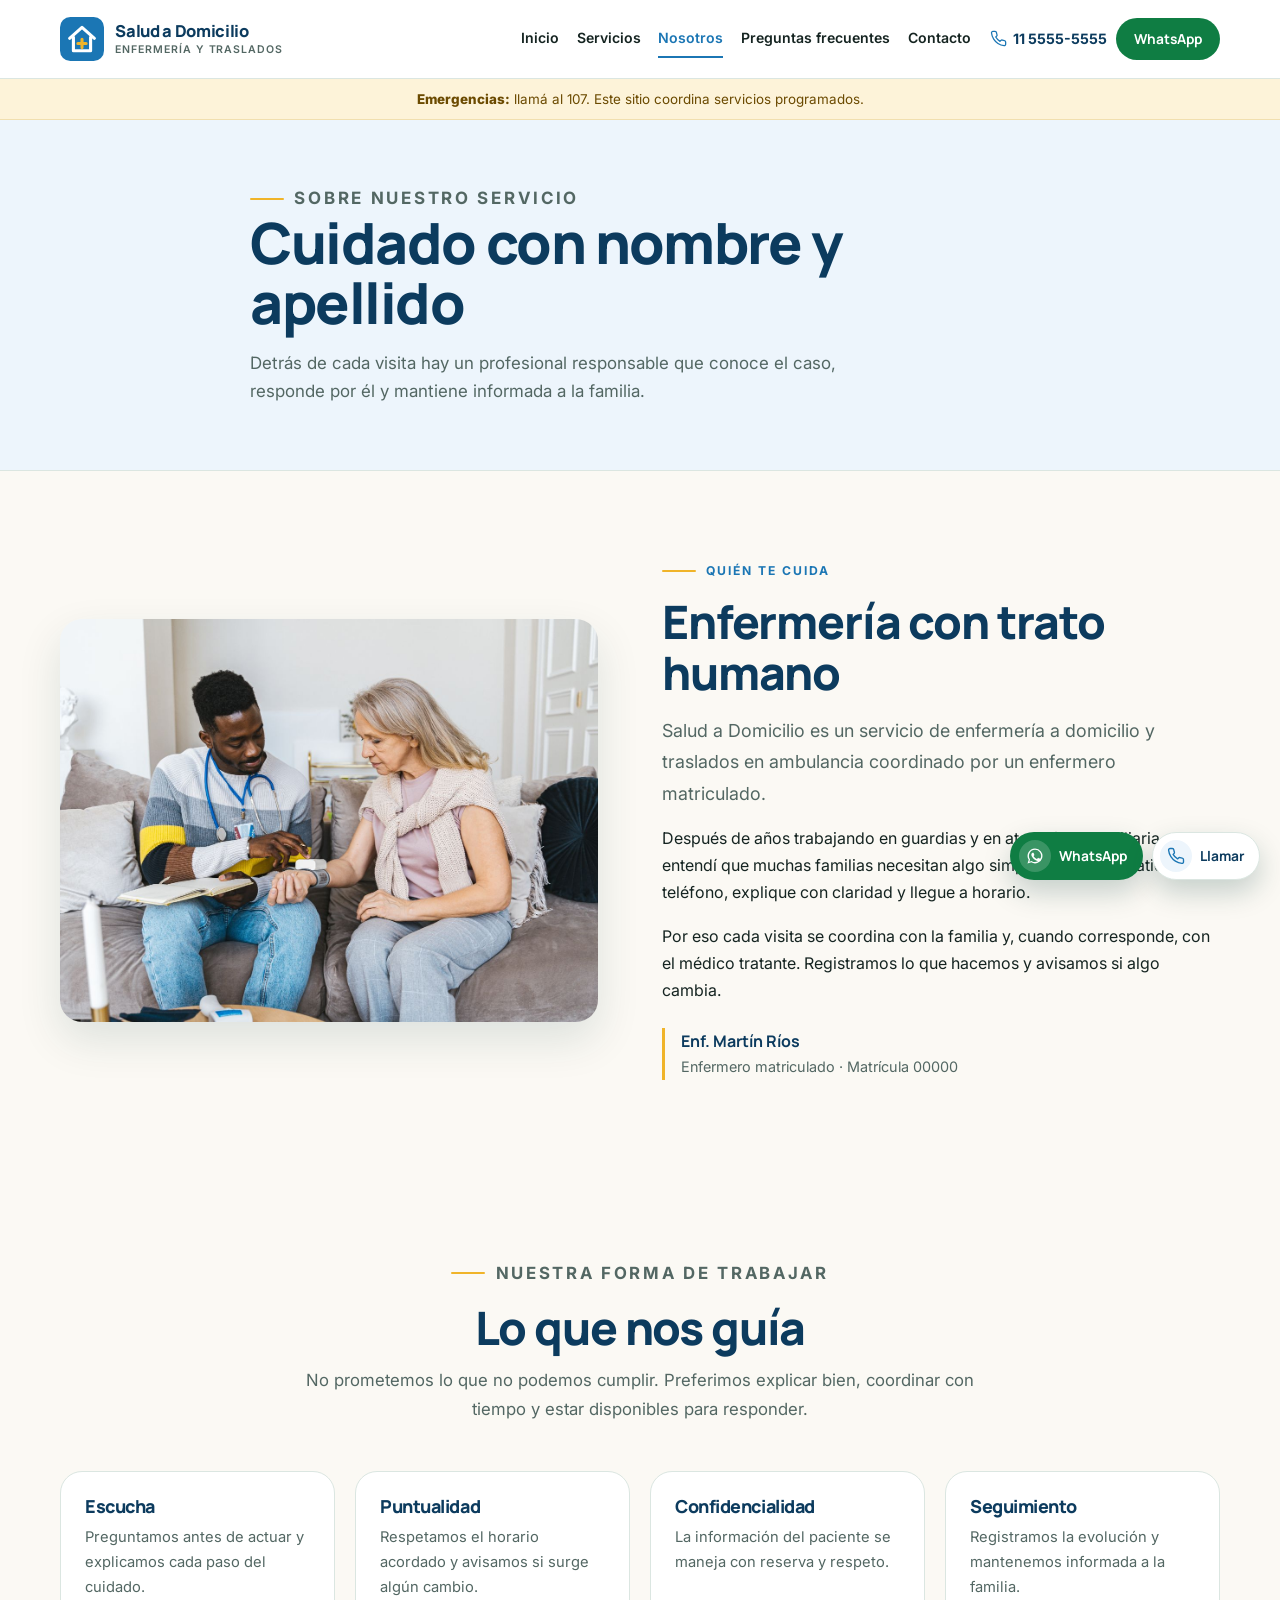
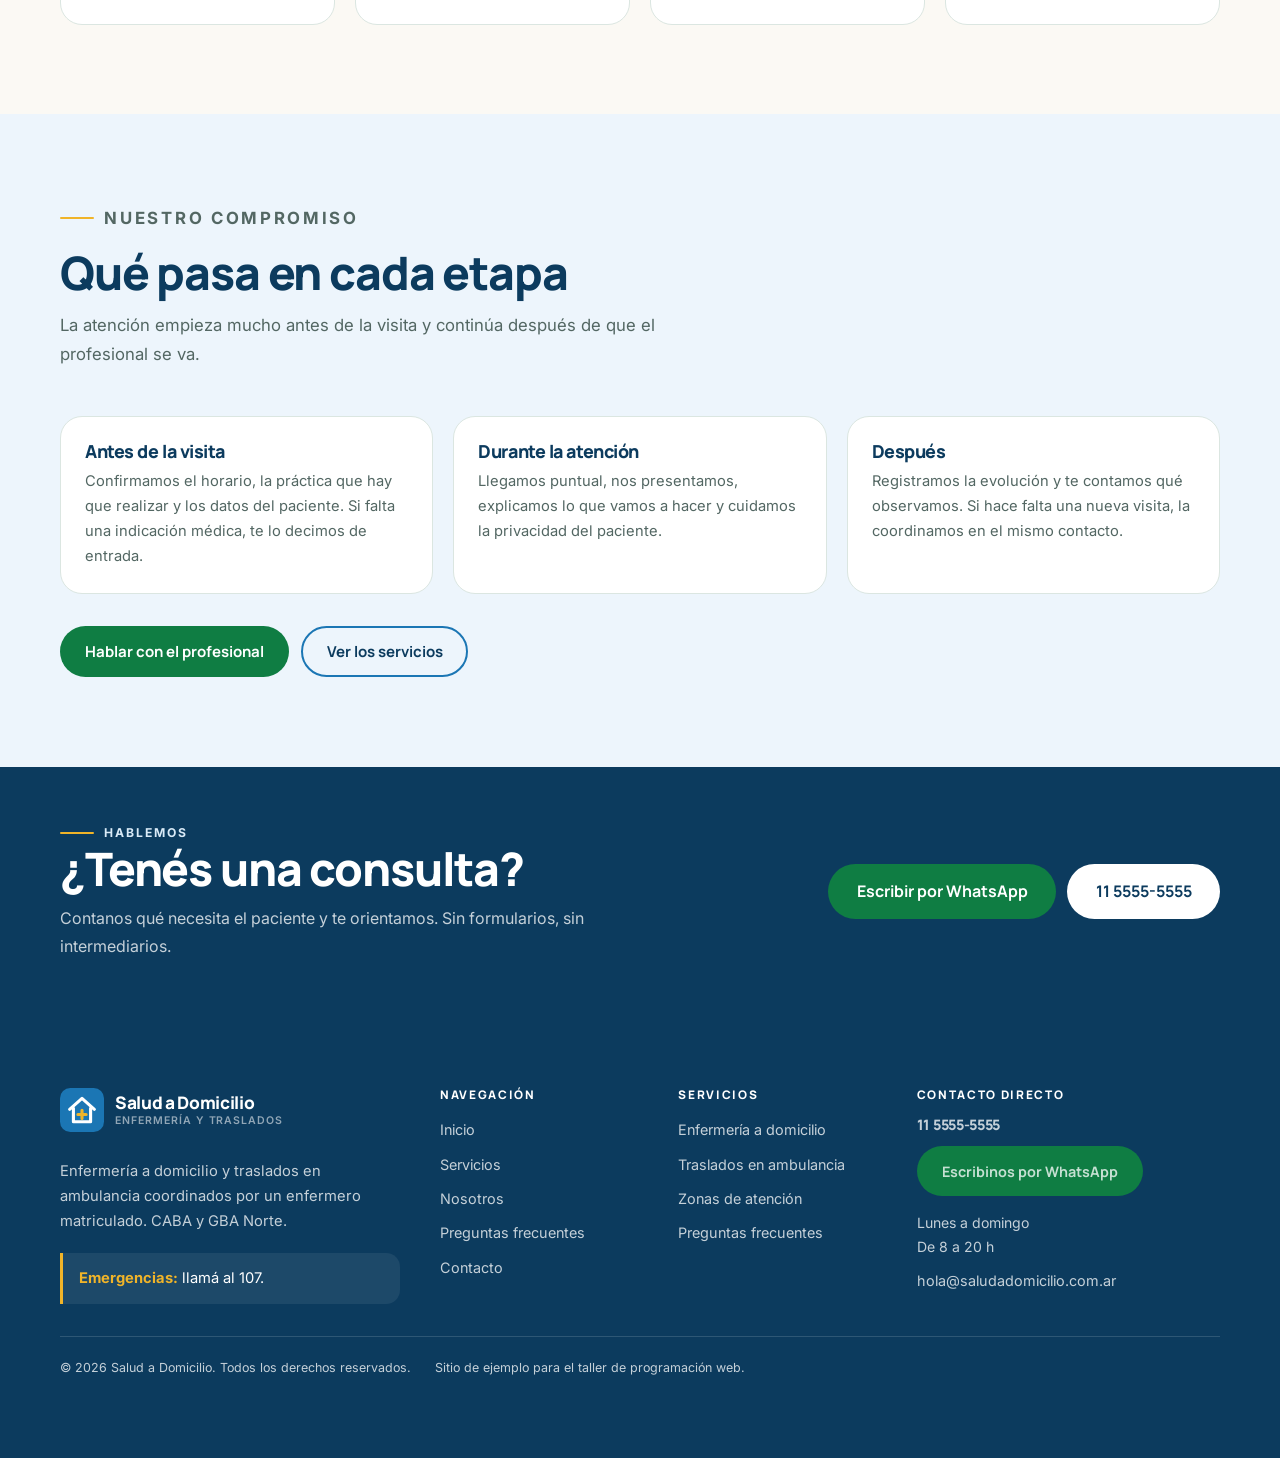
<file: nosotros.html>
<!DOCTYPE html>
<html lang="es">
<head>
  <meta charset="UTF-8">
  <meta name="viewport" content="width=device-width, initial-scale=1.0">
  <meta name="description" content="Conocé Salud a Domicilio: enfermería a domicilio y traslados coordinados por un enfermero matriculado, con trato cercano y seguimiento.">
  <meta name="theme-color" content="#1B76B4">
  <title>Nosotros | Salud a Domicilio</title>

  <!-- PISTA: el <title> y la meta description de arriba son los que se ven en la
       pestaña y en Google. Conviene adaptarlos en cada página. -->
  <link rel="icon" href="assets/logo.svg" type="image/svg+xml">

  <link rel="preconnect" href="https://fonts.googleapis.com">
  <link rel="preconnect" href="https://fonts.gstatic.com" crossorigin>
  <link href="https://fonts.googleapis.com/css2?family=Inter:wght@400;500;600;700&family=Manrope:wght@500;600;700;800&display=swap" rel="stylesheet">

  <link rel="stylesheet" href="styles.css">
</head>
<body>

  <a class="skip-link" href="#contenido">Saltar al contenido</a>

  <header class="site-header">
    <div class="container header-bar">

      <!-- PISTA: cambiá el nombre y la bajada de la marca. Repetilos igual en el pie.
           El logo es assets/logo.svg: podés reemplazarlo por otro archivo. -->
      <a class="brand" href="index.html">
        <img class="brand__mark" src="assets/logo.svg" width="44" height="44" alt="">
        <span class="brand__text">
          <strong>Salud a Domicilio</strong>
          <span>Enfermería y traslados</span>
        </span>
      </a>

      <input class="nav-toggle" type="checkbox" id="menu-toggle">
      <label class="nav-toggle-label" for="menu-toggle">
        <span class="visually-hidden">Abrir o cerrar el menú</span>
        <span class="nav-toggle-bars" aria-hidden="true">
          <span></span>
          <span></span>
          <span></span>
        </span>
      </label>

      <nav class="nav-panel" aria-label="Menú principal">
        <!-- PISTA: para sumar o quitar páginas, editá estos <li>. El atributo
             aria-current="page" marca la página activa y se cambia en cada archivo. -->
        <ul class="nav-list">
          <li><a href="index.html">Inicio</a></li>
          <li><a href="servicios.html">Servicios</a></li>
          <li><a href="nosotros.html" aria-current="page">Nosotros</a></li>
          <li><a href="preguntas-frecuentes.html">Preguntas frecuentes</a></li>
          <li><a href="contacto.html">Contacto</a></li>
        </ul>

        <!-- REEMPLAZAR: teléfono y WhatsApp de ejemplo.
             En WhatsApp el número va sin +, sin espacios y sin guiones (formato wa.me).
             El texto después de ?text= es el mensaje que aparece ya escrito en el chat. -->
        <div class="nav-actions">
          <a class="nav-phone" href="tel:+5491155555555">
            <svg class="icon" viewBox="0 0 24 24" fill="none" stroke="currentColor" stroke-width="1.8" stroke-linecap="round" stroke-linejoin="round" aria-hidden="true">
              <path d="M22 16.92v3a2 2 0 0 1-2.18 2 19.79 19.79 0 0 1-8.63-3.07 19.5 19.5 0 0 1-6-6A19.79 19.79 0 0 1 2.12 4.18 2 2 0 0 1 4.11 2h3a2 2 0 0 1 2 1.72c.13.96.36 1.9.7 2.81a2 2 0 0 1-.45 2.11L8.09 9.91a16 16 0 0 0 6 6l1.27-1.27a2 2 0 0 1 2.11-.45c.91.34 1.85.57 2.81.7A2 2 0 0 1 22 16.92Z"/>
            </svg>
            <span>11 5555-5555</span>
          </a>
          <a class="btn btn--whatsapp btn--sm" href="https://wa.me/5491155555555?text=Hola%2C%20quisiera%20consultar%20por%20los%20servicios%20de%20Salud%20a%20Domicilio.">WhatsApp</a>
        </div>
      </nav>

      <a class="header-call" href="tel:+5491155555555" aria-label="Llamar al 11 5555-5555">
        <svg class="icon" viewBox="0 0 24 24" fill="none" stroke="currentColor" stroke-width="1.8" stroke-linecap="round" stroke-linejoin="round" aria-hidden="true">
          <path d="M22 16.92v3a2 2 0 0 1-2.18 2 19.79 19.79 0 0 1-8.63-3.07 19.5 19.5 0 0 1-6-6A19.79 19.79 0 0 1 2.12 4.18 2 2 0 0 1 4.11 2h3a2 2 0 0 1 2 1.72c.13.96.36 1.9.7 2.81a2 2 0 0 1-.45 2.11L8.09 9.91a16 16 0 0 0 6 6l1.27-1.27a2 2 0 0 1 2.11-.45c.91.34 1.85.57 2.81.7A2 2 0 0 1 22 16.92Z"/>
        </svg>
      </a>

    </div>
  </header>

  <!-- PISTA: si el sitio no es de Argentina, cambiá el 107 por el número local
       de emergencias. También aparece en el pie y en las páginas de servicios y contacto. -->
  <p class="emergency-bar"><strong>Emergencias:</strong> llamá al 107. Este sitio coordina servicios programados.</p>

  <main id="contenido" tabindex="-1">

    <!-- PISTA: esta portada presenta a la persona o al equipo. Cambiá el
         título y la bajada para contar tu propia historia. -->
    <section class="page-hero" aria-labelledby="page-title">
      <div class="container page-hero__inner">
        <p class="eyebrow">Sobre nuestro servicio</p>
        <h1 id="page-title">Cuidado con nombre y apellido</h1>
        <p>
          Detrás de cada visita hay un profesional responsable que conoce el caso,
          responde por él y mantiene informada a la familia.
        </p>
      </div>
    </section>

    <!-- =====================================================
         1. QUIÉNES SOMOS
         ===================================================== -->
    <section class="section" aria-labelledby="historia-title">
      <!-- PISTA: acá va la foto y la historia. Reemplazá assets/nosotros.jpg
           y actualizá la firma con el nombre y la matrícula reales. -->
      <div class="container split">

        <div class="split__media">
          <img src="assets/nosotros.jpg" width="1400" height="933" alt="Enfermero revisando la medicación de una paciente en su casa">
        </div>

        <div class="split__content">
          <p class="eyebrow">Quién te cuida</p>
          <h2 id="historia-title">Enfermería con trato humano</h2>
          <p class="lead">
            Salud a Domicilio es un servicio de enfermería a domicilio y traslados
            en ambulancia coordinado por un enfermero matriculado.
          </p>
          <p>
            Después de años trabajando en guardias y en atención domiciliaria,
            entendí que muchas familias necesitan algo simple: alguien que atienda
            el teléfono, explique con claridad y llegue a horario.
          </p>
          <p>
            Por eso cada visita se coordina con la familia y, cuando corresponde,
            con el médico tratante. Registramos lo que hacemos y avisamos si algo
            cambia.
          </p>

          <!-- REEMPLAZAR: nombre y matrícula de ejemplo -->
          <p class="signature">
            <strong>Enf. Martín Ríos</strong>
            Enfermero matriculado · Matrícula 00000
          </p>
        </div>

      </div>
    </section>

    <!-- =====================================================
         2. VALORES
         ===================================================== -->
    <section class="section" aria-labelledby="valores-title">
      <div class="container">

        <div class="section-head section-head--center">
          <p class="eyebrow">Nuestra forma de trabajar</p>
          <h2 id="valores-title">Lo que nos guía</h2>
          <p>
            No prometemos lo que no podemos cumplir. Preferimos explicar bien,
            coordinar con tiempo y estar disponibles para responder.
          </p>
        </div>

        <!-- PISTA: las cuatro tarjetas de valores se pueden cambiar, borrar o
             ampliar. Copiá un <article class="value-card"> para sumar otra. -->
        <div class="values">

          <article class="value-card">
            <h3>Escucha</h3>
            <p>Preguntamos antes de actuar y explicamos cada paso del cuidado.</p>
          </article>

          <article class="value-card">
            <h3>Puntualidad</h3>
            <p>Respetamos el horario acordado y avisamos si surge algún cambio.</p>
          </article>

          <article class="value-card">
            <h3>Confidencialidad</h3>
            <p>La información del paciente se maneja con reserva y respeto.</p>
          </article>

          <article class="value-card">
            <h3>Seguimiento</h3>
            <p>Registramos la evolución y mantenemos informada a la familia.</p>
          </article>

        </div>
      </div>
    </section>

    <!-- =====================================================
         3. COMPROMISO
         ===================================================== -->
    <section class="section section--mint" aria-labelledby="compromiso-title">
      <div class="container">

        <div class="section-head">
          <p class="eyebrow">Nuestro compromiso</p>
          <h2 id="compromiso-title">Qué pasa en cada etapa</h2>
          <p>
            La atención empieza mucho antes de la visita y continúa después de que
            el profesional se va.
          </p>
        </div>

        <!-- PISTA: estos tres momentos (antes, durante y después) se pueden
             adaptar al proceso real de atención. -->
        <div class="commitment">

          <article class="commitment__item">
            <h3>Antes de la visita</h3>
            <p>
              Confirmamos el horario, la práctica que hay que realizar y los datos
              del paciente. Si falta una indicación médica, te lo decimos de entrada.
            </p>
          </article>

          <article class="commitment__item">
            <h3>Durante la atención</h3>
            <p>
              Llegamos puntual, nos presentamos, explicamos lo que vamos a hacer y
              cuidamos la privacidad del paciente.
            </p>
          </article>

          <article class="commitment__item">
            <h3>Después</h3>
            <p>
              Registramos la evolución y te contamos qué observamos. Si hace falta
              una nueva visita, la coordinamos en el mismo contacto.
            </p>
          </article>

        </div>

        <div class="cta-inline">
          <a class="btn btn--whatsapp" href="https://wa.me/5491155555555?text=Hola%2C%20quisiera%20consultar%20por%20los%20servicios%20de%20Salud%20a%20Domicilio.">Hablar con el profesional</a>
          <a class="btn btn--outline" href="servicios.html">Ver los servicios</a>
        </div>

      </div>
    </section>

    <!-- =====================================================
         4. LLAMADA FINAL
         ===================================================== -->
    <section class="section section--tight cta-band" aria-labelledby="cta-title">
      <!-- PISTA: si cambiás este cierre, repetilo en las demás páginas. -->
      <div class="container cta-band__inner">
        <div class="cta-band__content">
          <p class="eyebrow">Hablemos</p>
          <h2 id="cta-title">¿Tenés una consulta?</h2>
          <p>
            Contanos qué necesita el paciente y te orientamos. Sin formularios,
            sin intermediarios.
          </p>
        </div>
        <div class="cta-band__actions">
          <a class="btn btn--whatsapp btn--lg" href="https://wa.me/5491155555555?text=Hola%2C%20quisiera%20consultar%20por%20los%20servicios%20de%20Salud%20a%20Domicilio.">Escribir por WhatsApp</a>
          <a class="btn btn--light btn--lg" href="tel:+5491155555555">11 5555-5555</a>
        </div>
      </div>
    </section>

  </main>

  <footer class="site-footer">
    <!-- PISTA: podés cambiar los títulos de las columnas, sumar enlaces o quitar
         una columna entera. Si agregás una página, acordate de enlazarla acá. -->
    <div class="container footer-main">

      <div class="footer-about">
        <a class="brand brand--footer" href="index.html">
          <img class="brand__mark" src="assets/logo.svg" width="44" height="44" alt="">
          <span class="brand__text">
            <strong>Salud a Domicilio</strong>
            <span>Enfermería y traslados</span>
          </span>
        </a>
        <p>
          Enfermería a domicilio y traslados en ambulancia coordinados por un
          enfermero matriculado. CABA y GBA Norte.
        </p>
        <p class="footer-emergency"><strong>Emergencias:</strong> llamá al 107.</p>
      </div>

      <div class="footer-col">
        <h2 class="footer-title">Navegación</h2>
        <ul>
          <li><a href="index.html">Inicio</a></li>
          <li><a href="servicios.html">Servicios</a></li>
          <li><a href="nosotros.html">Nosotros</a></li>
          <li><a href="preguntas-frecuentes.html">Preguntas frecuentes</a></li>
          <li><a href="contacto.html">Contacto</a></li>
        </ul>
      </div>

      <div class="footer-col">
        <h2 class="footer-title">Servicios</h2>
        <ul>
          <li><a href="servicios.html#enfermeria">Enfermería a domicilio</a></li>
          <li><a href="servicios.html#traslados">Traslados en ambulancia</a></li>
          <li><a href="contacto.html">Zonas de atención</a></li>
          <li><a href="preguntas-frecuentes.html">Preguntas frecuentes</a></li>
        </ul>
      </div>

      <!-- REEMPLAZAR: teléfono, WhatsApp y correo de ejemplo -->
      <div class="footer-col footer-contact">
        <h2 class="footer-title">Contacto directo</h2>
        <a class="footer-phone" href="tel:+5491155555555">11 5555-5555</a>
        <a class="btn btn--whatsapp" href="https://wa.me/5491155555555?text=Hola%2C%20quisiera%20consultar%20por%20los%20servicios%20de%20Salud%20a%20Domicilio.">Escribinos por WhatsApp</a>
        <p>Lunes a domingo<br>De 8 a 20 h</p>
        <a class="footer-mail" href="mailto:hola@saludadomicilio.com.ar">hola@saludadomicilio.com.ar</a>
      </div>

    </div>

    <!-- PISTA: actualizá el año y el nombre del sitio en el copyright. -->
    <div class="container footer-bottom">
      <p>© 2026 Salud a Domicilio. Todos los derechos reservados.</p>
      <p>Sitio de ejemplo para el taller de programación web.</p>
    </div>
  </footer>

  <!-- PISTA: si preferís un solo botón flotante, borrá uno de los dos enlaces.
       En celulares los textos se ocultan solos y quedan solo los íconos. -->
  <div class="floating-contact" aria-label="Contacto rápido">
    <a class="float-btn float-btn--whatsapp" href="https://wa.me/5491155555555?text=Hola%2C%20quisiera%20consultar%20por%20los%20servicios%20de%20Salud%20a%20Domicilio." aria-label="Escribir por WhatsApp al 11 5555-5555">
      <span class="float-btn__icon">
        <svg class="icon" viewBox="0 0 24 24" fill="currentColor" aria-hidden="true">
          <path d="M12.04 2a9.9 9.9 0 0 0-8.42 15.13L2 22l4.99-1.58A9.9 9.9 0 1 0 12.04 2Zm0 1.8a8.1 8.1 0 1 1-4.16 15.05l-.34-.2-3.1.98.99-3.02-.22-.35A8.1 8.1 0 0 1 12.04 3.8Zm-3.1 3.7c-.2 0-.52.07-.79.37-.27.3-1.04 1.01-1.04 2.47s1.06 2.87 1.21 3.07c.15.2 2.06 3.28 5.07 4.47 2.5.99 3.01.79 3.55.74.54-.05 1.75-.71 2-1.4.25-.69.25-1.28.17-1.4-.07-.12-.27-.2-.57-.35-.3-.15-1.75-.86-2.02-.96-.27-.1-.47-.15-.67.15-.2.3-.77.96-.94 1.16-.17.2-.35.22-.65.07-.3-.15-1.25-.46-2.38-1.47-.88-.78-1.47-1.75-1.64-2.05-.17-.3-.02-.46.13-.61.13-.13.3-.35.45-.52.15-.17.2-.3.3-.5.1-.2.05-.37-.02-.52-.07-.15-.67-1.61-.92-2.2-.24-.58-.48-.5-.67-.51h-.57Z"/>
        </svg>
      </span>
      <span class="float-btn__text">WhatsApp</span>
    </a>

    <a class="float-btn float-btn--phone" href="tel:+5491155555555" aria-label="Llamar al 11 5555-5555">
      <span class="float-btn__icon">
        <svg class="icon" viewBox="0 0 24 24" fill="none" stroke="currentColor" stroke-width="1.8" stroke-linecap="round" stroke-linejoin="round" aria-hidden="true">
          <path d="M22 16.92v3a2 2 0 0 1-2.18 2 19.79 19.79 0 0 1-8.63-3.07 19.5 19.5 0 0 1-6-6A19.79 19.79 0 0 1 2.12 4.18 2 2 0 0 1 4.11 2h3a2 2 0 0 1 2 1.72c.13.96.36 1.9.7 2.81a2 2 0 0 1-.45 2.11L8.09 9.91a16 16 0 0 0 6 6l1.27-1.27a2 2 0 0 1 2.11-.45c.91.34 1.85.57 2.81.7A2 2 0 0 1 22 16.92Z"/>
        </svg>
      </span>
      <span class="float-btn__text">Llamar</span>
    </a>
  </div>

</body>
</html>
</file>
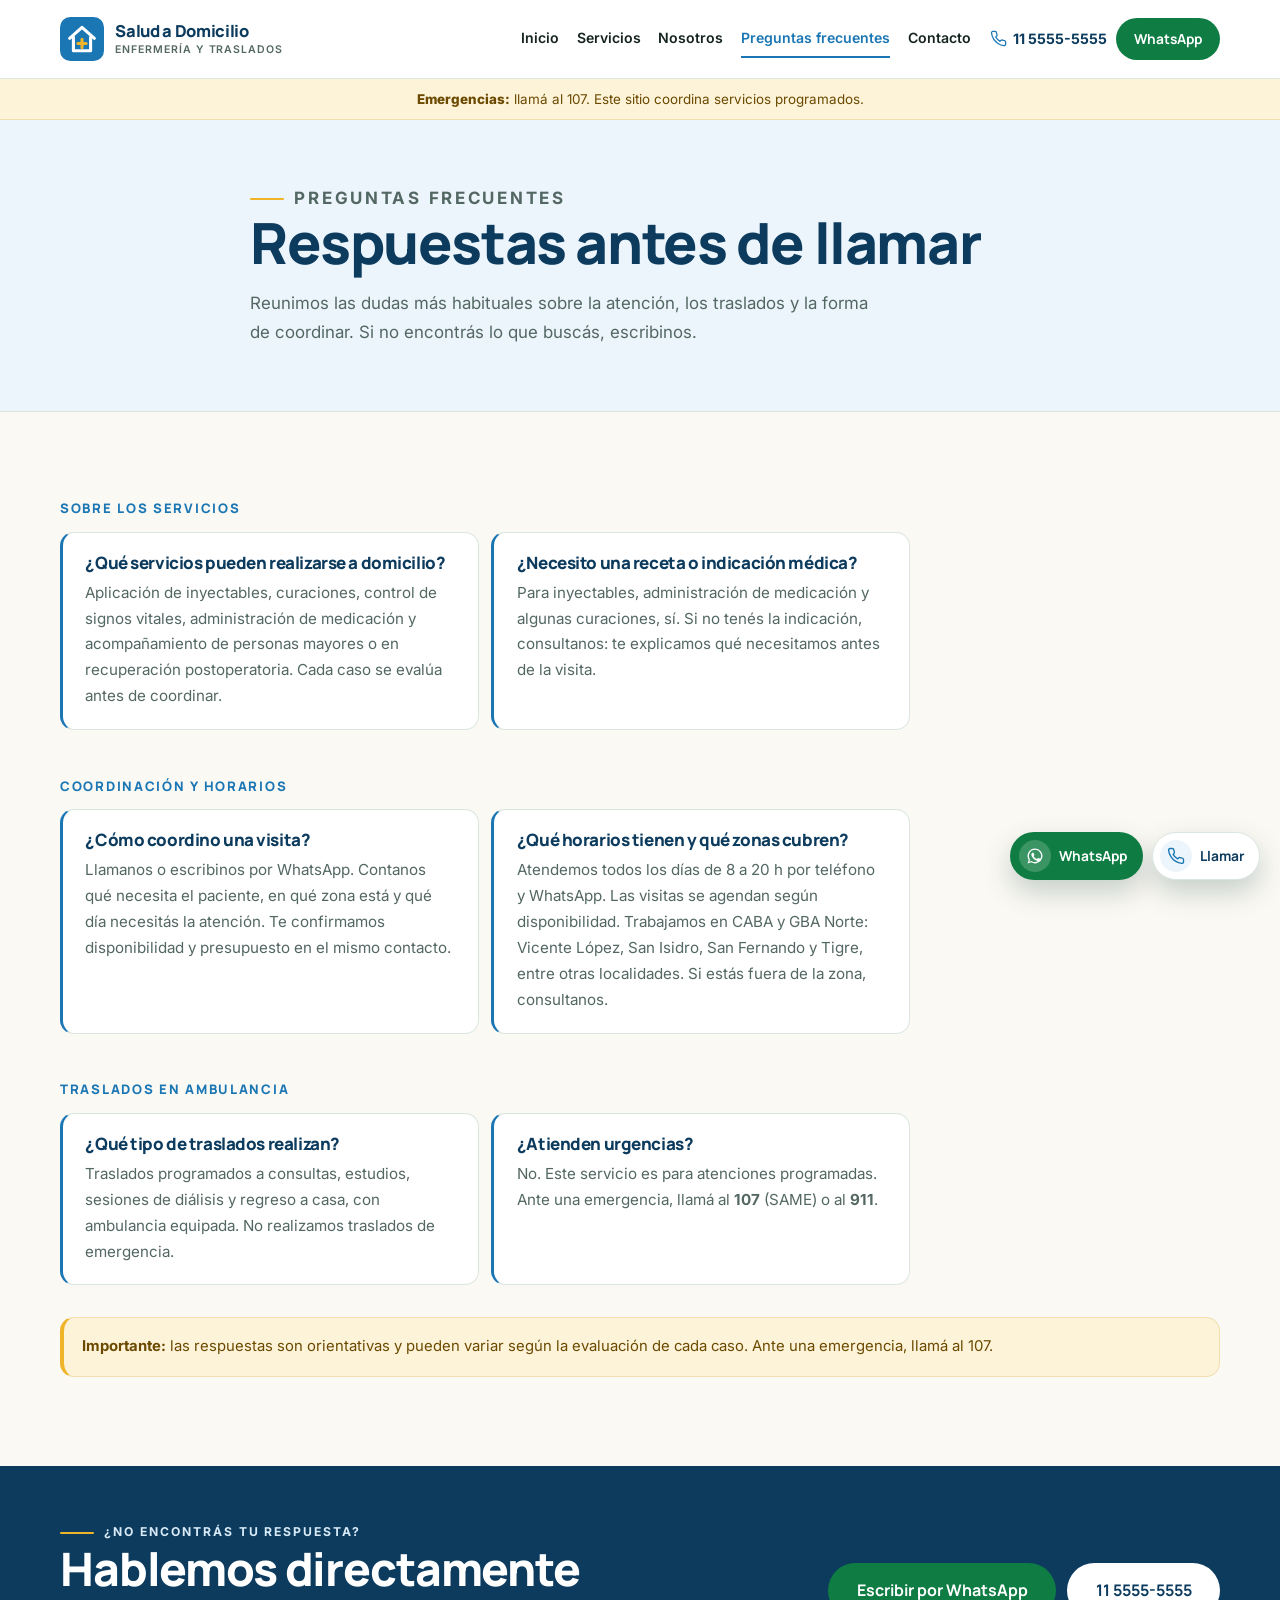
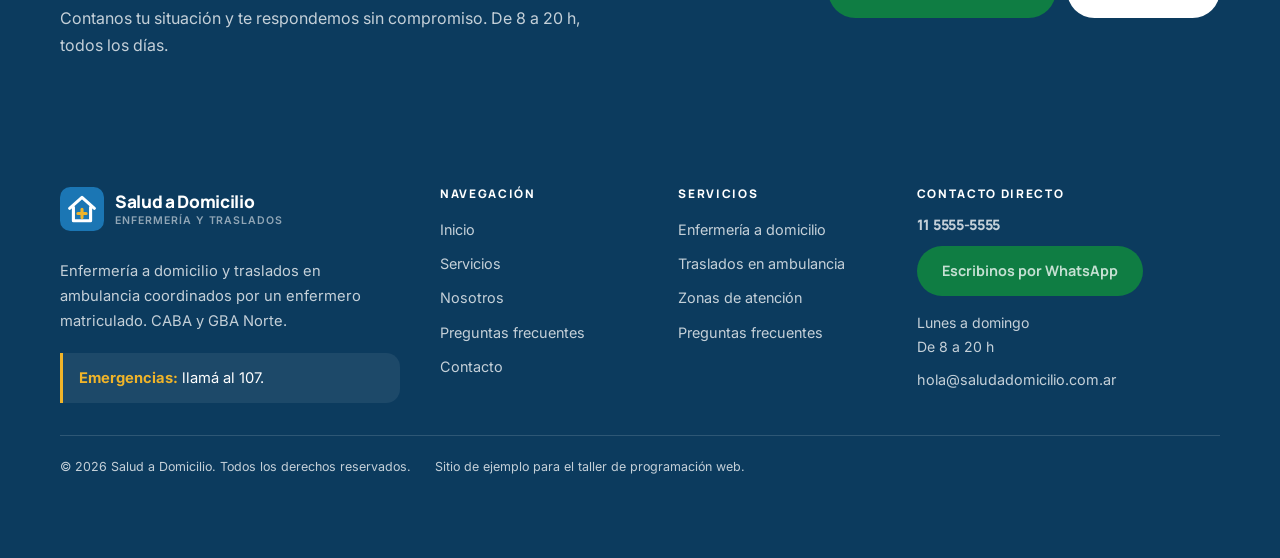
<file: preguntas-frecuentes.html>
<!DOCTYPE html>
<html lang="es">
<head>
  <meta charset="UTF-8">
  <meta name="viewport" content="width=device-width, initial-scale=1.0">
  <meta name="description" content="Preguntas frecuentes sobre enfermería a domicilio, traslados en ambulancia, horarios, zonas de atención y formas de coordinación.">
  <meta name="theme-color" content="#1B76B4">
  <title>Preguntas frecuentes | Salud a Domicilio</title>

  <!-- PISTA: el <title> y la meta description de arriba son los que se ven en la
       pestaña y en Google. Conviene adaptarlos en cada página. -->
  <link rel="icon" href="assets/logo.svg" type="image/svg+xml">

  <link rel="preconnect" href="https://fonts.googleapis.com">
  <link rel="preconnect" href="https://fonts.gstatic.com" crossorigin>
  <link href="https://fonts.googleapis.com/css2?family=Inter:wght@400;500;600;700&family=Manrope:wght@500;600;700;800&display=swap" rel="stylesheet">

  <link rel="stylesheet" href="styles.css">
</head>
<body>

  <a class="skip-link" href="#contenido">Saltar al contenido</a>

  <header class="site-header">
    <div class="container header-bar">

      <!-- PISTA: cambiá el nombre y la bajada de la marca. Repetilos igual en el pie.
           El logo es assets/logo.svg: podés reemplazarlo por otro archivo. -->
      <a class="brand" href="index.html">
        <img class="brand__mark" src="assets/logo.svg" width="44" height="44" alt="">
        <span class="brand__text">
          <strong>Salud a Domicilio</strong>
          <span>Enfermería y traslados</span>
        </span>
      </a>

      <input class="nav-toggle" type="checkbox" id="menu-toggle">
      <label class="nav-toggle-label" for="menu-toggle">
        <span class="visually-hidden">Abrir o cerrar el menú</span>
        <span class="nav-toggle-bars" aria-hidden="true">
          <span></span>
          <span></span>
          <span></span>
        </span>
      </label>

      <nav class="nav-panel" aria-label="Menú principal">
        <!-- PISTA: para sumar o quitar páginas, editá estos <li>. El atributo
             aria-current="page" marca la página activa y se cambia en cada archivo. -->
        <ul class="nav-list">
          <li><a href="index.html">Inicio</a></li>
          <li><a href="servicios.html">Servicios</a></li>
          <li><a href="nosotros.html">Nosotros</a></li>
          <li><a href="preguntas-frecuentes.html" aria-current="page">Preguntas frecuentes</a></li>
          <li><a href="contacto.html">Contacto</a></li>
        </ul>

        <!-- REEMPLAZAR: teléfono y WhatsApp de ejemplo.
             En WhatsApp el número va sin +, sin espacios y sin guiones (formato wa.me).
             El texto después de ?text= es el mensaje que aparece ya escrito en el chat. -->
        <div class="nav-actions">
          <a class="nav-phone" href="tel:+5491155555555">
            <svg class="icon" viewBox="0 0 24 24" fill="none" stroke="currentColor" stroke-width="1.8" stroke-linecap="round" stroke-linejoin="round" aria-hidden="true">
              <path d="M22 16.92v3a2 2 0 0 1-2.18 2 19.79 19.79 0 0 1-8.63-3.07 19.5 19.5 0 0 1-6-6A19.79 19.79 0 0 1 2.12 4.18 2 2 0 0 1 4.11 2h3a2 2 0 0 1 2 1.72c.13.96.36 1.9.7 2.81a2 2 0 0 1-.45 2.11L8.09 9.91a16 16 0 0 0 6 6l1.27-1.27a2 2 0 0 1 2.11-.45c.91.34 1.85.57 2.81.7A2 2 0 0 1 22 16.92Z"/>
            </svg>
            <span>11 5555-5555</span>
          </a>
          <a class="btn btn--whatsapp btn--sm" href="https://wa.me/5491155555555?text=Hola%2C%20quisiera%20consultar%20por%20los%20servicios%20de%20Salud%20a%20Domicilio.">WhatsApp</a>
        </div>
      </nav>

      <a class="header-call" href="tel:+5491155555555" aria-label="Llamar al 11 5555-5555">
        <svg class="icon" viewBox="0 0 24 24" fill="none" stroke="currentColor" stroke-width="1.8" stroke-linecap="round" stroke-linejoin="round" aria-hidden="true">
          <path d="M22 16.92v3a2 2 0 0 1-2.18 2 19.79 19.79 0 0 1-8.63-3.07 19.5 19.5 0 0 1-6-6A19.79 19.79 0 0 1 2.12 4.18 2 2 0 0 1 4.11 2h3a2 2 0 0 1 2 1.72c.13.96.36 1.9.7 2.81a2 2 0 0 1-.45 2.11L8.09 9.91a16 16 0 0 0 6 6l1.27-1.27a2 2 0 0 1 2.11-.45c.91.34 1.85.57 2.81.7A2 2 0 0 1 22 16.92Z"/>
        </svg>
      </a>

    </div>
  </header>

  <!-- PISTA: si el sitio no es de Argentina, cambiá el 107 por el número local
       de emergencias. También aparece en el pie y en las páginas de servicios y contacto. -->
  <p class="emergency-bar"><strong>Emergencias:</strong> llamá al 107. Este sitio coordina servicios programados.</p>

  <main id="contenido" tabindex="-1">

    <!-- PISTA: esta portada se puede acortar o cambiar según las dudas más
         frecuentes de tus pacientes. -->
    <section class="page-hero" aria-labelledby="page-title">
      <div class="container page-hero__inner">
        <p class="eyebrow">Preguntas frecuentes</p>
        <h1 id="page-title">Respuestas antes de llamar</h1>
        <p>
          Reunimos las dudas más habituales sobre la atención, los traslados y la
          forma de coordinar. Si no encontrás lo que buscás, escribinos.
        </p>
      </div>
    </section>

    <section class="section" aria-labelledby="faq-title">
      <div class="container">

        <h2 class="visually-hidden" id="faq-title">Preguntas y respuestas</h2>

        <!-- PISTA: para sumar una pregunta, copiá un <article class="faq-card">
             completo. Para sumar un tema, copiá un <div class="faq-group"> con
             su título. Las respuestas están siempre visibles, sin desplegables. -->
        <div class="faq-list">

          <!-- SERVICIOS -->
          <div class="faq-group">
            <!-- PISTA: el título del grupo se puede cambiar por otro tema. -->
            <h2 class="faq-group__title">Sobre los servicios</h2>

            <div class="faq-cards">

              <article class="faq-card">
                <h3>¿Qué servicios pueden realizarse a domicilio?</h3>
                <p>
                  Aplicación de inyectables, curaciones, control de signos vitales,
                  administración de medicación y acompañamiento de personas mayores o
                  en recuperación postoperatoria. Cada caso se evalúa antes de coordinar.
                </p>
              </article>

              <article class="faq-card">
                <h3>¿Necesito una receta o indicación médica?</h3>
                <p>
                  Para inyectables, administración de medicación y algunas curaciones,
                  sí. Si no tenés la indicación, consultanos: te explicamos qué
                  necesitamos antes de la visita.
                </p>
              </article>

            </div>
          </div>

          <!-- COORDINACIÓN -->
          <div class="faq-group">
            <h2 class="faq-group__title">Coordinación y horarios</h2>

            <div class="faq-cards">

              <article class="faq-card">
                <h3>¿Cómo coordino una visita?</h3>
                <p>
                  Llamanos o escribinos por WhatsApp. Contanos qué necesita el paciente,
                  en qué zona está y qué día necesitás la atención. Te confirmamos
                  disponibilidad y presupuesto en el mismo contacto.
                </p>
              </article>

              <article class="faq-card">
                <h3>¿Qué horarios tienen y qué zonas cubren?</h3>
                <p>
                  Atendemos todos los días de 8 a 20 h por teléfono y WhatsApp. Las
                  visitas se agendan según disponibilidad. Trabajamos en CABA y GBA
                  Norte: Vicente López, San Isidro, San Fernando y Tigre, entre otras
                  localidades. Si estás fuera de la zona, consultanos.
                </p>
              </article>

            </div>
          </div>

          <!-- TRASLADOS -->
          <div class="faq-group">
            <h2 class="faq-group__title">Traslados en ambulancia</h2>

            <div class="faq-cards">

              <article class="faq-card">
                <h3>¿Qué tipo de traslados realizan?</h3>
                <p>
                  Traslados programados a consultas, estudios, sesiones de diálisis y
                  regreso a casa, con ambulancia equipada. No realizamos traslados de
                  emergencia.
                </p>
              </article>

              <article class="faq-card">
                <h3>¿Atienden urgencias?</h3>
                <p>
                  No. Este servicio es para atenciones programadas. Ante una emergencia,
                  llamá al <strong>107</strong> (SAME) o al <strong>911</strong>.
                </p>
              </article>

            </div>
          </div>

        </div>

        <!-- PISTA: mantené este aviso si el servicio no atiende urgencias. -->
        <div class="note mt-2">
          <p>
            <strong>Importante:</strong> las respuestas son orientativas y pueden
            variar según la evaluación de cada caso. Ante una emergencia, llamá al 107.
          </p>
        </div>

      </div>
    </section>

    <section class="section section--tight cta-band" aria-labelledby="cta-title">
      <!-- PISTA: este cierre invita a escribir si no encontraron la respuesta. -->
      <div class="container cta-band__inner">
        <div class="cta-band__content">
          <p class="eyebrow">¿No encontrás tu respuesta?</p>
          <h2 id="cta-title">Hablemos directamente</h2>
          <p>
            Contanos tu situación y te respondemos sin compromiso. De 8 a 20 h,
            todos los días.
          </p>
        </div>
        <div class="cta-band__actions">
          <a class="btn btn--whatsapp btn--lg" href="https://wa.me/5491155555555?text=Hola%2C%20tengo%20una%20consulta%20sobre%20los%20servicios%20de%20Salud%20a%20Domicilio.">Escribir por WhatsApp</a>
          <a class="btn btn--light btn--lg" href="tel:+5491155555555">11 5555-5555</a>
        </div>
      </div>
    </section>

  </main>

  <footer class="site-footer">
    <!-- PISTA: podés cambiar los títulos de las columnas, sumar enlaces o quitar
         una columna entera. Si agregás una página, acordate de enlazarla acá. -->
    <div class="container footer-main">

      <div class="footer-about">
        <a class="brand brand--footer" href="index.html">
          <img class="brand__mark" src="assets/logo.svg" width="44" height="44" alt="">
          <span class="brand__text">
            <strong>Salud a Domicilio</strong>
            <span>Enfermería y traslados</span>
          </span>
        </a>
        <p>
          Enfermería a domicilio y traslados en ambulancia coordinados por un
          enfermero matriculado. CABA y GBA Norte.
        </p>
        <p class="footer-emergency"><strong>Emergencias:</strong> llamá al 107.</p>
      </div>

      <div class="footer-col">
        <h2 class="footer-title">Navegación</h2>
        <ul>
          <li><a href="index.html">Inicio</a></li>
          <li><a href="servicios.html">Servicios</a></li>
          <li><a href="nosotros.html">Nosotros</a></li>
          <li><a href="preguntas-frecuentes.html">Preguntas frecuentes</a></li>
          <li><a href="contacto.html">Contacto</a></li>
        </ul>
      </div>

      <div class="footer-col">
        <h2 class="footer-title">Servicios</h2>
        <ul>
          <li><a href="servicios.html#enfermeria">Enfermería a domicilio</a></li>
          <li><a href="servicios.html#traslados">Traslados en ambulancia</a></li>
          <li><a href="contacto.html">Zonas de atención</a></li>
          <li><a href="preguntas-frecuentes.html">Preguntas frecuentes</a></li>
        </ul>
      </div>

      <!-- REEMPLAZAR: teléfono, WhatsApp y correo de ejemplo -->
      <div class="footer-col footer-contact">
        <h2 class="footer-title">Contacto directo</h2>
        <a class="footer-phone" href="tel:+5491155555555">11 5555-5555</a>
        <a class="btn btn--whatsapp" href="https://wa.me/5491155555555?text=Hola%2C%20quisiera%20consultar%20por%20los%20servicios%20de%20Salud%20a%20Domicilio.">Escribinos por WhatsApp</a>
        <p>Lunes a domingo<br>De 8 a 20 h</p>
        <a class="footer-mail" href="mailto:hola@saludadomicilio.com.ar">hola@saludadomicilio.com.ar</a>
      </div>

    </div>

    <!-- PISTA: actualizá el año y el nombre del sitio en el copyright. -->
    <div class="container footer-bottom">
      <p>© 2026 Salud a Domicilio. Todos los derechos reservados.</p>
      <p>Sitio de ejemplo para el taller de programación web.</p>
    </div>
  </footer>

  <!-- PISTA: si preferís un solo botón flotante, borrá uno de los dos enlaces.
       En celulares los textos se ocultan solos y quedan solo los íconos. -->
  <div class="floating-contact" aria-label="Contacto rápido">
    <a class="float-btn float-btn--whatsapp" href="https://wa.me/5491155555555?text=Hola%2C%20quisiera%20consultar%20por%20los%20servicios%20de%20Salud%20a%20Domicilio." aria-label="Escribir por WhatsApp al 11 5555-5555">
      <span class="float-btn__icon">
        <svg class="icon" viewBox="0 0 24 24" fill="currentColor" aria-hidden="true">
          <path d="M12.04 2a9.9 9.9 0 0 0-8.42 15.13L2 22l4.99-1.58A9.9 9.9 0 1 0 12.04 2Zm0 1.8a8.1 8.1 0 1 1-4.16 15.05l-.34-.2-3.1.98.99-3.02-.22-.35A8.1 8.1 0 0 1 12.04 3.8Zm-3.1 3.7c-.2 0-.52.07-.79.37-.27.3-1.04 1.01-1.04 2.47s1.06 2.87 1.21 3.07c.15.2 2.06 3.28 5.07 4.47 2.5.99 3.01.79 3.55.74.54-.05 1.75-.71 2-1.4.25-.69.25-1.28.17-1.4-.07-.12-.27-.2-.57-.35-.3-.15-1.75-.86-2.02-.96-.27-.1-.47-.15-.67.15-.2.3-.77.96-.94 1.16-.17.2-.35.22-.65.07-.3-.15-1.25-.46-2.38-1.47-.88-.78-1.47-1.75-1.64-2.05-.17-.3-.02-.46.13-.61.13-.13.3-.35.45-.52.15-.17.2-.3.3-.5.1-.2.05-.37-.02-.52-.07-.15-.67-1.61-.92-2.2-.24-.58-.48-.5-.67-.51h-.57Z"/>
        </svg>
      </span>
      <span class="float-btn__text">WhatsApp</span>
    </a>

    <a class="float-btn float-btn--phone" href="tel:+5491155555555" aria-label="Llamar al 11 5555-5555">
      <span class="float-btn__icon">
        <svg class="icon" viewBox="0 0 24 24" fill="none" stroke="currentColor" stroke-width="1.8" stroke-linecap="round" stroke-linejoin="round" aria-hidden="true">
          <path d="M22 16.92v3a2 2 0 0 1-2.18 2 19.79 19.79 0 0 1-8.63-3.07 19.5 19.5 0 0 1-6-6A19.79 19.79 0 0 1 2.12 4.18 2 2 0 0 1 4.11 2h3a2 2 0 0 1 2 1.72c.13.96.36 1.9.7 2.81a2 2 0 0 1-.45 2.11L8.09 9.91a16 16 0 0 0 6 6l1.27-1.27a2 2 0 0 1 2.11-.45c.91.34 1.85.57 2.81.7A2 2 0 0 1 22 16.92Z"/>
        </svg>
      </span>
      <span class="float-btn__text">Llamar</span>
    </a>
  </div>

</body>
</html>
</file>
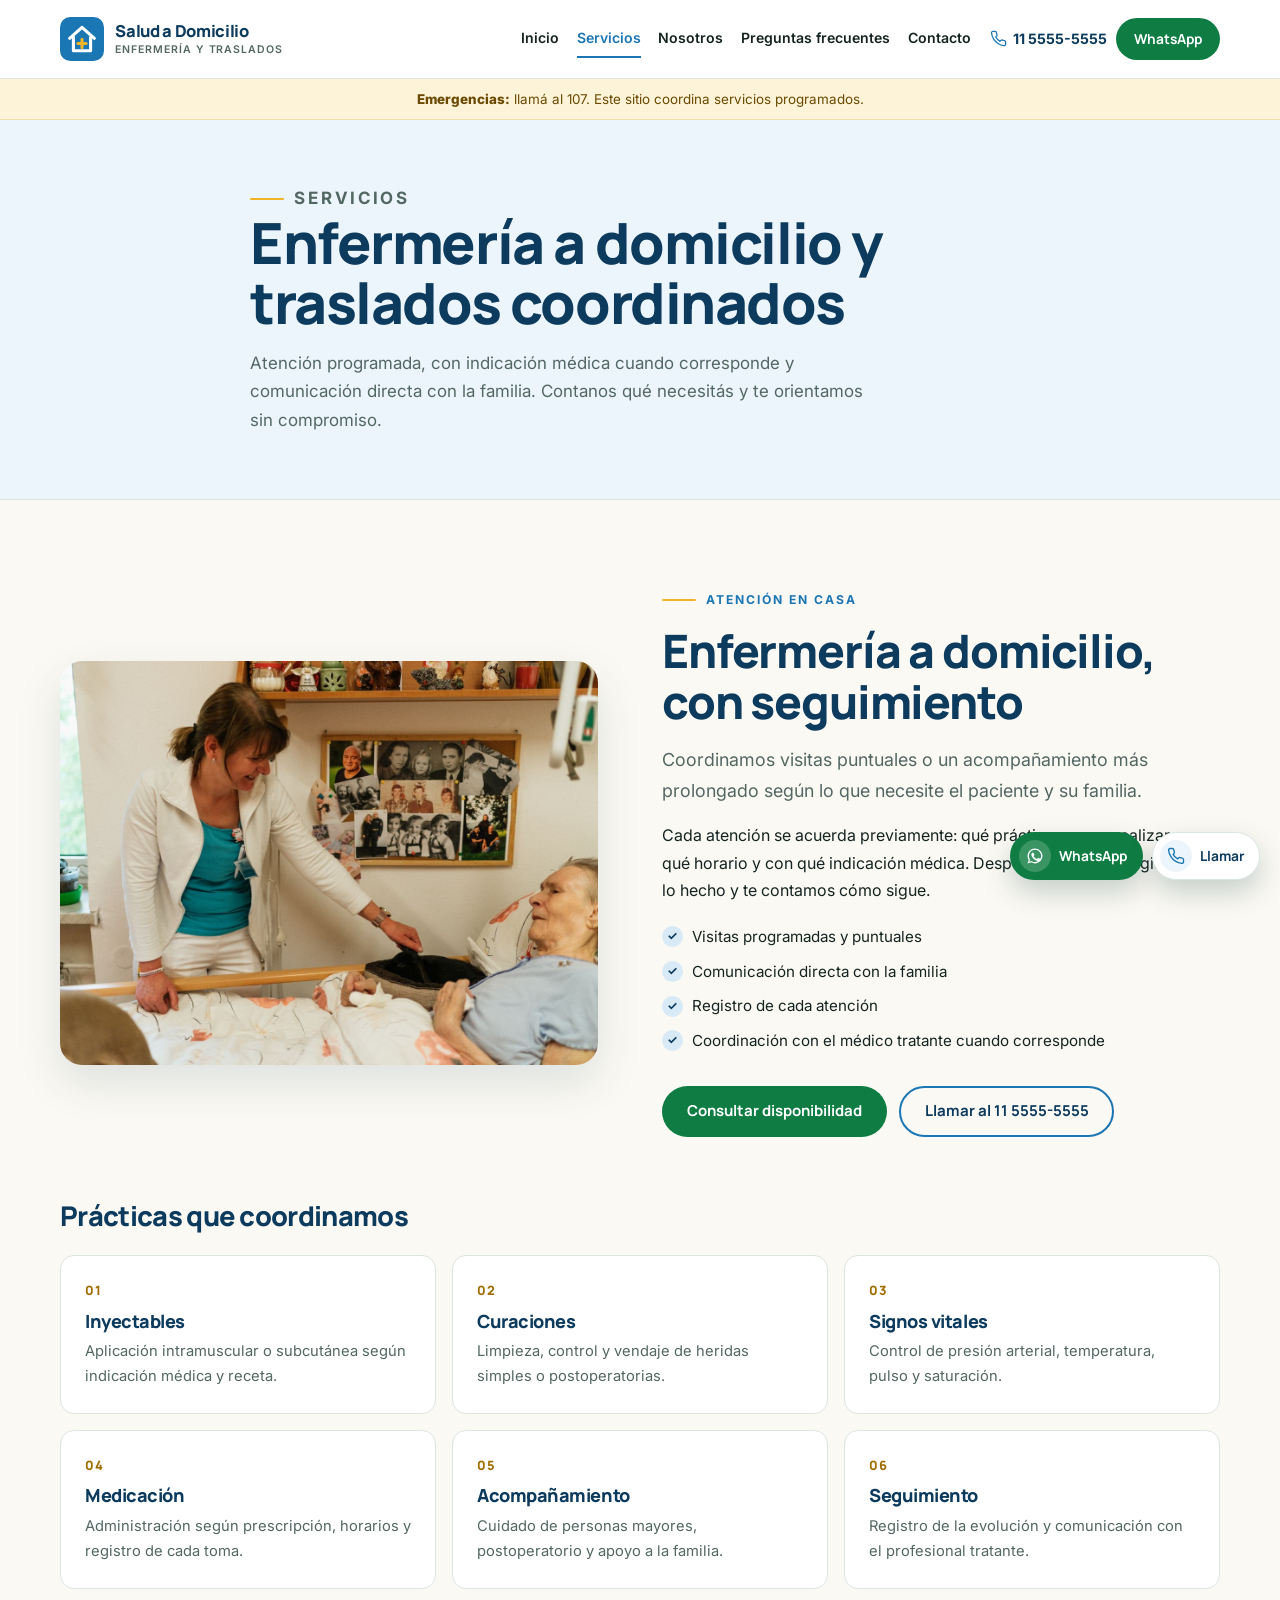
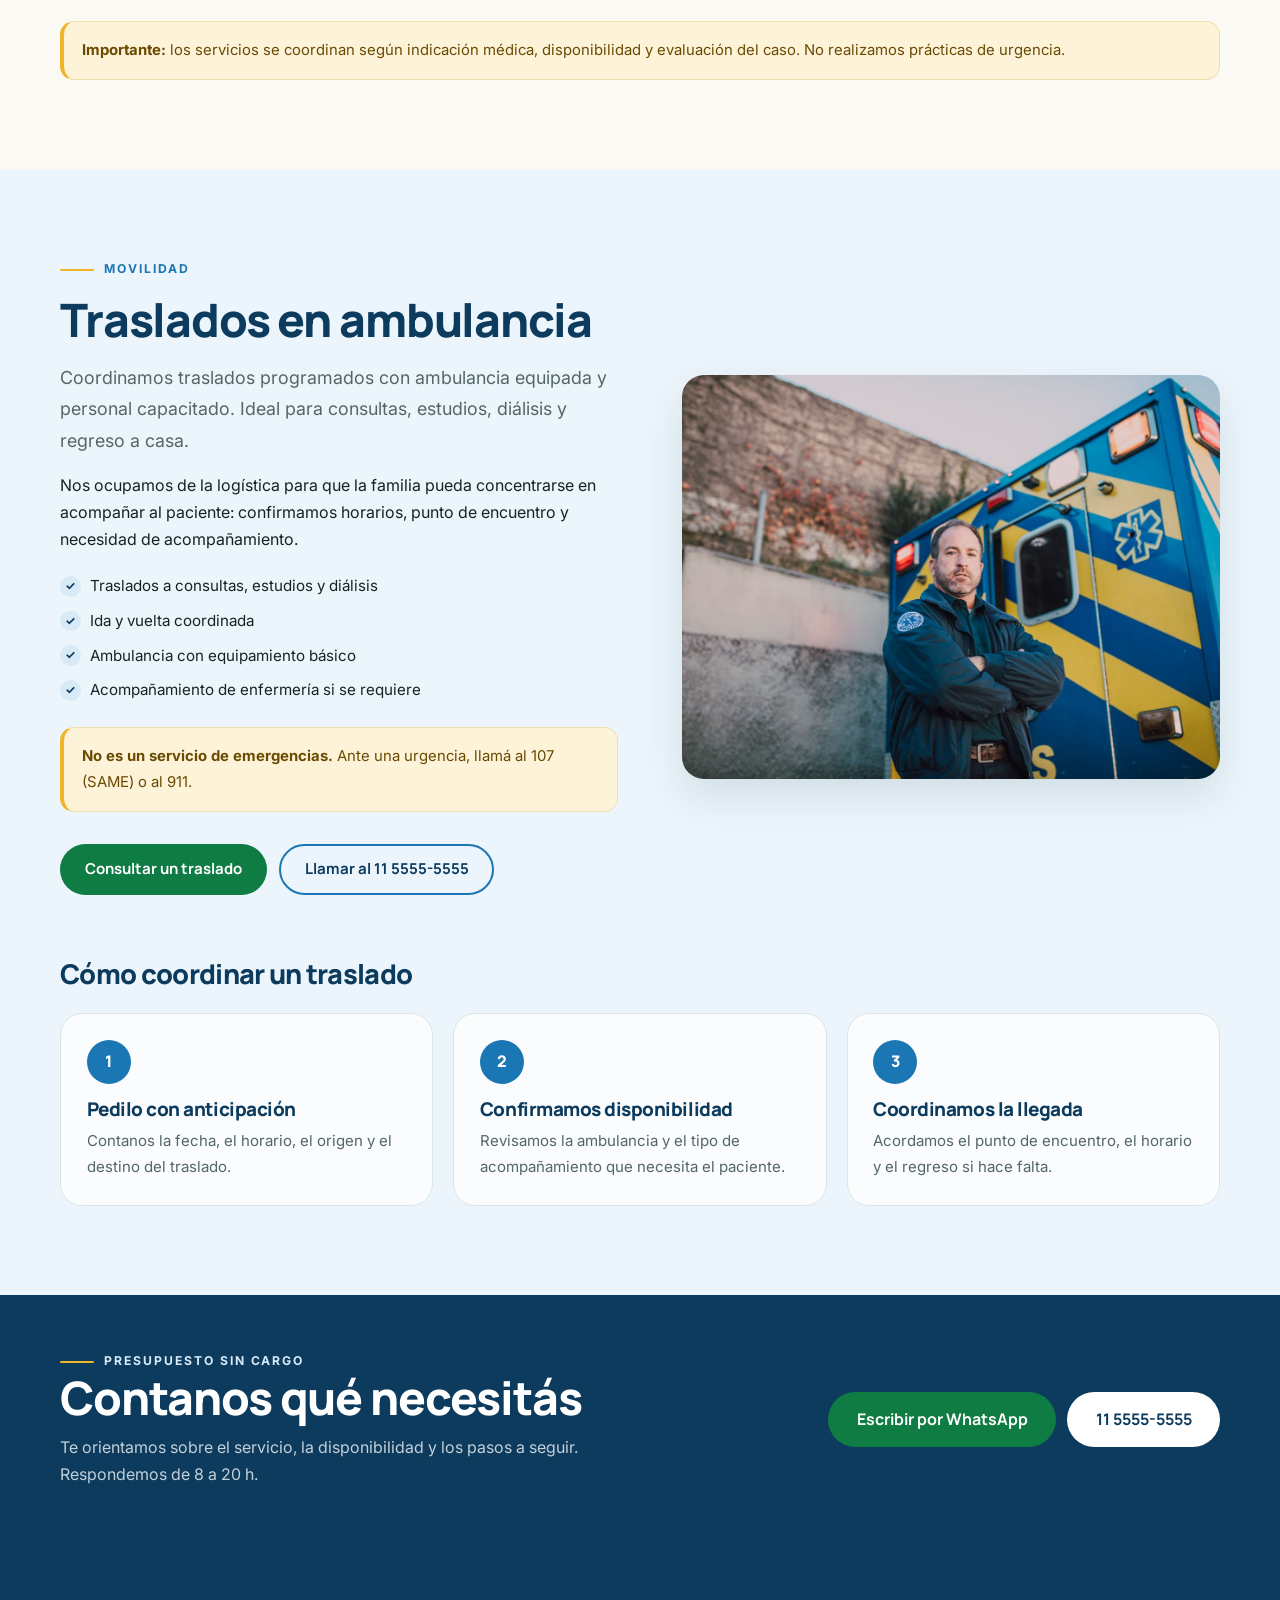
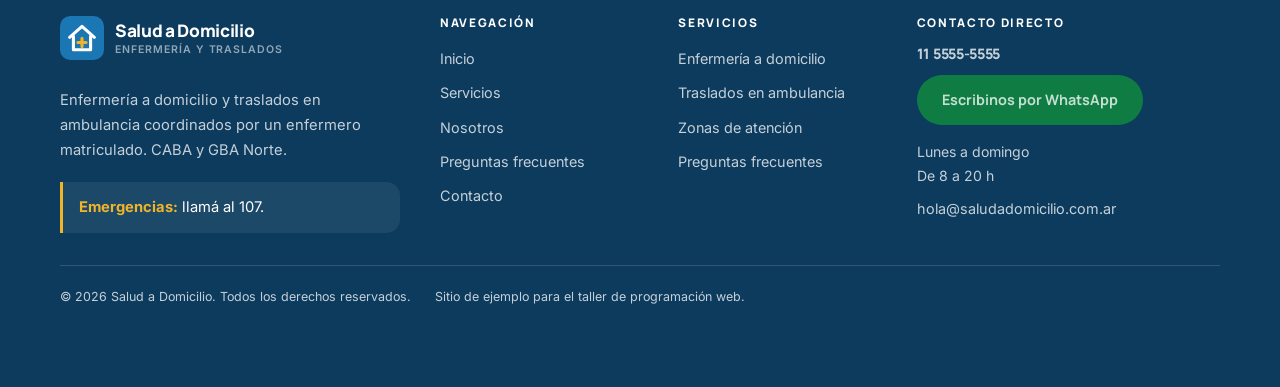
<file: servicios.html>
<!DOCTYPE html>
<html lang="es">
<head>
  <meta charset="UTF-8">
  <meta name="viewport" content="width=device-width, initial-scale=1.0">
  <meta name="description" content="Servicios de enfermería a domicilio y traslados en ambulancia: inyectables, curaciones, control de signos vitales y traslados programados.">
  <meta name="theme-color" content="#1B76B4">
  <title>Servicios | Salud a Domicilio</title>

  <!-- PISTA: el <title> y la meta description de arriba son los que se ven en la
       pestaña y en Google. Conviene adaptarlos en cada página. -->
  <link rel="icon" href="assets/logo.svg" type="image/svg+xml">

  <link rel="preconnect" href="https://fonts.googleapis.com">
  <link rel="preconnect" href="https://fonts.gstatic.com" crossorigin>
  <link href="https://fonts.googleapis.com/css2?family=Inter:wght@400;500;600;700&family=Manrope:wght@500;600;700;800&display=swap" rel="stylesheet">

  <link rel="stylesheet" href="styles.css">
</head>
<body>

  <a class="skip-link" href="#contenido">Saltar al contenido</a>

  <header class="site-header">
    <div class="container header-bar">

      <!-- PISTA: cambiá el nombre y la bajada de la marca. Repetilos igual en el pie.
           El logo es assets/logo.svg: podés reemplazarlo por otro archivo. -->
      <a class="brand" href="index.html">
        <img class="brand__mark" src="assets/logo.svg" width="44" height="44" alt="">
        <span class="brand__text">
          <strong>Salud a Domicilio</strong>
          <span>Enfermería y traslados</span>
        </span>
      </a>

      <input class="nav-toggle" type="checkbox" id="menu-toggle">
      <label class="nav-toggle-label" for="menu-toggle">
        <span class="visually-hidden">Abrir o cerrar el menú</span>
        <span class="nav-toggle-bars" aria-hidden="true">
          <span></span>
          <span></span>
          <span></span>
        </span>
      </label>

      <nav class="nav-panel" aria-label="Menú principal">
        <!-- PISTA: para sumar o quitar páginas, editá estos <li>. El atributo
             aria-current="page" marca la página activa y se cambia en cada archivo. -->
        <ul class="nav-list">
          <li><a href="index.html">Inicio</a></li>
          <li><a href="servicios.html" aria-current="page">Servicios</a></li>
          <li><a href="nosotros.html">Nosotros</a></li>
          <li><a href="preguntas-frecuentes.html">Preguntas frecuentes</a></li>
          <li><a href="contacto.html">Contacto</a></li>
        </ul>

        <!-- REEMPLAZAR: teléfono y WhatsApp de ejemplo.
             En WhatsApp el número va sin +, sin espacios y sin guiones (formato wa.me).
             El texto después de ?text= es el mensaje que aparece ya escrito en el chat. -->
        <div class="nav-actions">
          <a class="nav-phone" href="tel:+5491155555555">
            <svg class="icon" viewBox="0 0 24 24" fill="none" stroke="currentColor" stroke-width="1.8" stroke-linecap="round" stroke-linejoin="round" aria-hidden="true">
              <path d="M22 16.92v3a2 2 0 0 1-2.18 2 19.79 19.79 0 0 1-8.63-3.07 19.5 19.5 0 0 1-6-6A19.79 19.79 0 0 1 2.12 4.18 2 2 0 0 1 4.11 2h3a2 2 0 0 1 2 1.72c.13.96.36 1.9.7 2.81a2 2 0 0 1-.45 2.11L8.09 9.91a16 16 0 0 0 6 6l1.27-1.27a2 2 0 0 1 2.11-.45c.91.34 1.85.57 2.81.7A2 2 0 0 1 22 16.92Z"/>
            </svg>
            <span>11 5555-5555</span>
          </a>
          <a class="btn btn--whatsapp btn--sm" href="https://wa.me/5491155555555?text=Hola%2C%20quisiera%20consultar%20por%20los%20servicios%20de%20Salud%20a%20Domicilio.">WhatsApp</a>
        </div>
      </nav>

      <a class="header-call" href="tel:+5491155555555" aria-label="Llamar al 11 5555-5555">
        <svg class="icon" viewBox="0 0 24 24" fill="none" stroke="currentColor" stroke-width="1.8" stroke-linecap="round" stroke-linejoin="round" aria-hidden="true">
          <path d="M22 16.92v3a2 2 0 0 1-2.18 2 19.79 19.79 0 0 1-8.63-3.07 19.5 19.5 0 0 1-6-6A19.79 19.79 0 0 1 2.12 4.18 2 2 0 0 1 4.11 2h3a2 2 0 0 1 2 1.72c.13.96.36 1.9.7 2.81a2 2 0 0 1-.45 2.11L8.09 9.91a16 16 0 0 0 6 6l1.27-1.27a2 2 0 0 1 2.11-.45c.91.34 1.85.57 2.81.7A2 2 0 0 1 22 16.92Z"/>
        </svg>
      </a>

    </div>
  </header>

  <!-- PISTA: si el sitio no es de Argentina, cambiá el 107 por el número local
       de emergencias. También aparece en el pie y en las páginas de servicios y contacto. -->
  <p class="emergency-bar"><strong>Emergencias:</strong> llamá al 107. Este sitio coordina servicios programados.</p>

  <main id="contenido" tabindex="-1">

    <!-- PISTA: el título y la bajada de esta portada se pueden adaptar al
         servicio o zona que quieras destacar. -->
    <section class="page-hero" aria-labelledby="page-title">
      <div class="container page-hero__inner">
        <p class="eyebrow">Servicios</p>
        <h1 id="page-title">Enfermería a domicilio y traslados coordinados</h1>
        <p>
          Atención programada, con indicación médica cuando corresponde y
          comunicación directa con la familia. Contanos qué necesitás y te
          orientamos sin compromiso.
        </p>
      </div>
    </section>

    <!-- =====================================================
         1. ENFERMERÍA A DOMICILIO
         ===================================================== -->
    <section class="section" id="enfermeria" aria-labelledby="enfermeria-title">
      <div class="container">

        <!-- PISTA: reemplazá la foto y el texto de presentación del servicio.
             La imagen se recorta sola con object-fit: cover. -->
        <div class="split">

          <div class="split__media">
            <img src="assets/enfermeria.jpg" width="1400" height="933" alt="Enfermera acompañando a una persona mayor en su cama, en su domicilio">
          </div>

          <div class="split__content">
            <p class="eyebrow">Atención en casa</p>
            <h2 id="enfermeria-title">Enfermería a domicilio, con seguimiento</h2>
            <p class="lead">
              Coordinamos visitas puntuales o un acompañamiento más prolongado
              según lo que necesite el paciente y su familia.
            </p>
            <p>
              Cada atención se acuerda previamente: qué práctica se va a realizar,
              en qué horario y con qué indicación médica. Después de la visita
              registramos lo hecho y te contamos cómo sigue.
            </p>
            <ul class="check-list">
              <li>Visitas programadas y puntuales</li>
              <li>Comunicación directa con la familia</li>
              <li>Registro de cada atención</li>
              <li>Coordinación con el médico tratante cuando corresponde</li>
            </ul>
            <div class="cta-inline">
              <a class="btn btn--whatsapp" href="https://wa.me/5491155555555?text=Hola%2C%20quisiera%20consultar%20por%20enfermer%C3%ADa%20a%20domicilio.">Consultar disponibilidad</a>
              <a class="btn btn--outline" href="tel:+5491155555555">Llamar al 11 5555-5555</a>
            </div>
          </div>

        </div>

        <h3 class="subhead">Prácticas que coordinamos</h3>

        <!-- PISTA: cada tarjeta es una práctica. Podés borrar las que no
             ofrezcas o copiar una para sumar otra. Los números 01, 02...
             son solo texto y hay que actualizarlos a mano. -->
        <div class="service-grid">

          <article class="service-item">
            <span class="service-item__number">01</span>
            <h3>Inyectables</h3>
            <p>Aplicación intramuscular o subcutánea según indicación médica y receta.</p>
          </article>

          <article class="service-item">
            <span class="service-item__number">02</span>
            <h3>Curaciones</h3>
            <p>Limpieza, control y vendaje de heridas simples o postoperatorias.</p>
          </article>

          <article class="service-item">
            <span class="service-item__number">03</span>
            <h3>Signos vitales</h3>
            <p>Control de presión arterial, temperatura, pulso y saturación.</p>
          </article>

          <article class="service-item">
            <span class="service-item__number">04</span>
            <h3>Medicación</h3>
            <p>Administración según prescripción, horarios y registro de cada toma.</p>
          </article>

          <article class="service-item">
            <span class="service-item__number">05</span>
            <h3>Acompañamiento</h3>
            <p>Cuidado de personas mayores, postoperatorio y apoyo a la familia.</p>
          </article>

          <article class="service-item">
            <span class="service-item__number">06</span>
            <h3>Seguimiento</h3>
            <p>Registro de la evolución y comunicación con el profesional tratante.</p>
          </article>

        </div>

        <!-- PISTA: este aviso es importante para no prometer servicios de
             urgencia. Adaptá el texto a las condiciones reales del servicio. -->
        <div class="note mt-2">
          <p>
            <strong>Importante:</strong> los servicios se coordinan según indicación
            médica, disponibilidad y evaluación del caso. No realizamos prácticas de
            urgencia.
          </p>
        </div>

      </div>
    </section>

    <!-- =====================================================
         2. TRASLADOS EN AMBULANCIA
         ===================================================== -->
    <section class="section section--mint" id="traslados" aria-labelledby="traslados-title">
      <div class="container">

        <!-- PISTA: split--reverse invierte las columnas. Si quitás esa clase,
             la imagen vuelve a la izquierda. -->
        <div class="split split--reverse">

          <div class="split__media">
            <img src="assets/ambulancia.jpg" width="1400" height="933" alt="Paramédico junto a una ambulancia equipada" loading="lazy">
          </div>

          <div class="split__content">
            <p class="eyebrow">Movilidad</p>
            <h2 id="traslados-title">Traslados en ambulancia</h2>
            <p class="lead">
              Coordinamos traslados programados con ambulancia equipada y personal
              capacitado. Ideal para consultas, estudios, diálisis y regreso a casa.
            </p>
            <p>
              Nos ocupamos de la logística para que la familia pueda concentrarse
              en acompañar al paciente: confirmamos horarios, punto de encuentro y
              necesidad de acompañamiento.
            </p>
            <ul class="check-list">
              <li>Traslados a consultas, estudios y diálisis</li>
              <li>Ida y vuelta coordinada</li>
              <li>Ambulancia con equipamiento básico</li>
              <li>Acompañamiento de enfermería si se requiere</li>
            </ul>
            <div class="note">
              <p>
                <strong>No es un servicio de emergencias.</strong> Ante una urgencia,
                llamá al 107 (SAME) o al 911.
              </p>
            </div>
            <div class="cta-inline">
              <a class="btn btn--whatsapp" href="https://wa.me/5491155555555?text=Hola%2C%20quisiera%20consultar%20por%20un%20traslado%20en%20ambulancia.">Consultar un traslado</a>
              <a class="btn btn--outline" href="tel:+5491155555555">Llamar al 11 5555-5555</a>
            </div>
          </div>

        </div>

        <h3 class="subhead">Cómo coordinar un traslado</h3>

        <!-- PISTA: podés cambiar estos tres pasos por los tuyos. Si agregás
             uno, actualizá también el número del círculo. -->
        <div class="steps">

          <article class="step">
            <span class="step__number">1</span>
            <h3>Pedilo con anticipación</h3>
            <p>
              Contanos la fecha, el horario, el origen y el destino del traslado.
            </p>
          </article>

          <article class="step">
            <span class="step__number">2</span>
            <h3>Confirmamos disponibilidad</h3>
            <p>
              Revisamos la ambulancia y el tipo de acompañamiento que necesita
              el paciente.
            </p>
          </article>

          <article class="step">
            <span class="step__number">3</span>
            <h3>Coordinamos la llegada</h3>
            <p>
              Acordamos el punto de encuentro, el horario y el regreso si hace falta.
            </p>
          </article>

        </div>

      </div>
    </section>

    <!-- =====================================================
         3. LLAMADA FINAL
         ===================================================== -->
    <section class="section section--tight cta-band" aria-labelledby="cta-title">
      <!-- PISTA: repetí este cierre en las otras páginas si cambiás el mensaje. -->
      <div class="container cta-band__inner">
        <div class="cta-band__content">
          <p class="eyebrow">Presupuesto sin cargo</p>
          <h2 id="cta-title">Contanos qué necesitás</h2>
          <p>
            Te orientamos sobre el servicio, la disponibilidad y los pasos a seguir.
            Respondemos de 8 a 20 h.
          </p>
        </div>
        <div class="cta-band__actions">
          <a class="btn btn--whatsapp btn--lg" href="https://wa.me/5491155555555?text=Hola%2C%20quisiera%20consultar%20por%20los%20servicios%20de%20Salud%20a%20Domicilio.">Escribir por WhatsApp</a>
          <a class="btn btn--light btn--lg" href="tel:+5491155555555">11 5555-5555</a>
        </div>
      </div>
    </section>

  </main>

  <footer class="site-footer">
    <!-- PISTA: podés cambiar los títulos de las columnas, sumar enlaces o quitar
         una columna entera. Si agregás una página, acordate de enlazarla acá. -->
    <div class="container footer-main">

      <div class="footer-about">
        <a class="brand brand--footer" href="index.html">
          <img class="brand__mark" src="assets/logo.svg" width="44" height="44" alt="">
          <span class="brand__text">
            <strong>Salud a Domicilio</strong>
            <span>Enfermería y traslados</span>
          </span>
        </a>
        <p>
          Enfermería a domicilio y traslados en ambulancia coordinados por un
          enfermero matriculado. CABA y GBA Norte.
        </p>
        <p class="footer-emergency"><strong>Emergencias:</strong> llamá al 107.</p>
      </div>

      <div class="footer-col">
        <h2 class="footer-title">Navegación</h2>
        <ul>
          <li><a href="index.html">Inicio</a></li>
          <li><a href="servicios.html">Servicios</a></li>
          <li><a href="nosotros.html">Nosotros</a></li>
          <li><a href="preguntas-frecuentes.html">Preguntas frecuentes</a></li>
          <li><a href="contacto.html">Contacto</a></li>
        </ul>
      </div>

      <div class="footer-col">
        <h2 class="footer-title">Servicios</h2>
        <ul>
          <li><a href="servicios.html#enfermeria">Enfermería a domicilio</a></li>
          <li><a href="servicios.html#traslados">Traslados en ambulancia</a></li>
          <li><a href="contacto.html">Zonas de atención</a></li>
          <li><a href="preguntas-frecuentes.html">Preguntas frecuentes</a></li>
        </ul>
      </div>

      <!-- REEMPLAZAR: teléfono, WhatsApp y correo de ejemplo -->
      <div class="footer-col footer-contact">
        <h2 class="footer-title">Contacto directo</h2>
        <a class="footer-phone" href="tel:+5491155555555">11 5555-5555</a>
        <a class="btn btn--whatsapp" href="https://wa.me/5491155555555?text=Hola%2C%20quisiera%20consultar%20por%20los%20servicios%20de%20Salud%20a%20Domicilio.">Escribinos por WhatsApp</a>
        <p>Lunes a domingo<br>De 8 a 20 h</p>
        <a class="footer-mail" href="mailto:hola@saludadomicilio.com.ar">hola@saludadomicilio.com.ar</a>
      </div>

    </div>

    <!-- PISTA: actualizá el año y el nombre del sitio en el copyright. -->
    <div class="container footer-bottom">
      <p>© 2026 Salud a Domicilio. Todos los derechos reservados.</p>
      <p>Sitio de ejemplo para el taller de programación web.</p>
    </div>
  </footer>

  <!-- PISTA: si preferís un solo botón flotante, borrá uno de los dos enlaces.
       En celulares los textos se ocultan solos y quedan solo los íconos. -->
  <div class="floating-contact" aria-label="Contacto rápido">
    <a class="float-btn float-btn--whatsapp" href="https://wa.me/5491155555555?text=Hola%2C%20quisiera%20consultar%20por%20los%20servicios%20de%20Salud%20a%20Domicilio." aria-label="Escribir por WhatsApp al 11 5555-5555">
      <span class="float-btn__icon">
        <svg class="icon" viewBox="0 0 24 24" fill="currentColor" aria-hidden="true">
          <path d="M12.04 2a9.9 9.9 0 0 0-8.42 15.13L2 22l4.99-1.58A9.9 9.9 0 1 0 12.04 2Zm0 1.8a8.1 8.1 0 1 1-4.16 15.05l-.34-.2-3.1.98.99-3.02-.22-.35A8.1 8.1 0 0 1 12.04 3.8Zm-3.1 3.7c-.2 0-.52.07-.79.37-.27.3-1.04 1.01-1.04 2.47s1.06 2.87 1.21 3.07c.15.2 2.06 3.28 5.07 4.47 2.5.99 3.01.79 3.55.74.54-.05 1.75-.71 2-1.4.25-.69.25-1.28.17-1.4-.07-.12-.27-.2-.57-.35-.3-.15-1.75-.86-2.02-.96-.27-.1-.47-.15-.67.15-.2.3-.77.96-.94 1.16-.17.2-.35.22-.65.07-.3-.15-1.25-.46-2.38-1.47-.88-.78-1.47-1.75-1.64-2.05-.17-.3-.02-.46.13-.61.13-.13.3-.35.45-.52.15-.17.2-.3.3-.5.1-.2.05-.37-.02-.52-.07-.15-.67-1.61-.92-2.2-.24-.58-.48-.5-.67-.51h-.57Z"/>
        </svg>
      </span>
      <span class="float-btn__text">WhatsApp</span>
    </a>

    <a class="float-btn float-btn--phone" href="tel:+5491155555555" aria-label="Llamar al 11 5555-5555">
      <span class="float-btn__icon">
        <svg class="icon" viewBox="0 0 24 24" fill="none" stroke="currentColor" stroke-width="1.8" stroke-linecap="round" stroke-linejoin="round" aria-hidden="true">
          <path d="M22 16.92v3a2 2 0 0 1-2.18 2 19.79 19.79 0 0 1-8.63-3.07 19.5 19.5 0 0 1-6-6A19.79 19.79 0 0 1 2.12 4.18 2 2 0 0 1 4.11 2h3a2 2 0 0 1 2 1.72c.13.96.36 1.9.7 2.81a2 2 0 0 1-.45 2.11L8.09 9.91a16 16 0 0 0 6 6l1.27-1.27a2 2 0 0 1 2.11-.45c.91.34 1.85.57 2.81.7A2 2 0 0 1 22 16.92Z"/>
        </svg>
      </span>
      <span class="float-btn__text">Llamar</span>
    </a>
  </div>

</body>
</html>
</file>
<file: styles.css>
/* ============================================================
   SALUD A DOMICILIO
   Hoja de estilos principal

   Cómo está organizada:
   1. Variables y estilos generales
   2. Utilidades (contenedor, botones, listas, avisos)
   3. Encabezado y menú
   4. Botones flotantes de contacto
   5. Portada (hero)
   6. Contacto rápido
   7. Tarjetas de servicios
   8. Pasos y bloques en dos columnas
   9. Testimonios y preguntas frecuentes
   10. Página de servicios
   11. Página nosotros
   12. Página de contacto
   13. Llamada final a la acción
   14. Pie de página
   15. Adaptación a tablets y celulares

   Para cambiar la identidad visual del sitio, editá las
   variables de la sección 1.
   ============================================================ */


/* ---------- 1. VARIABLES Y ESTILOS GENERALES ---------- */

/* PISTA: este bloque es el "tablero de control" del sitio. Cambiá un valor
   acá y se actualiza en todas las páginas. */
:root {
  /* PISTA: --teal es el color principal; --teal-dark se usa en títulos y
     secciones oscuras; --cream y --mint son fondos; --amber, en detalles.
     Probá una paleta nueva completa antes de tocar el resto del CSS. */
  /* Paleta principal */
  --teal: #1B76B4;
  --teal-dark: #0C3B5E;
  --teal-soft: #D9EAF7;
  --mint: #EDF5FC;
  --cream: #FBF9F4;
  --sand: #F4EEE3;
  --amber: #F0B429;
  --amber-soft: #FDF3D9;
  --amber-dark: #6B4A00;
  --whatsapp: #0F7D43;
  --whatsapp-dark: #0A5C31;
  --ink: #152421;
  --muted: #536763;
  --line: #DBE6E1;
  --white: #FFFFFF;

  /* PISTA: --container define el ancho máximo del contenido, --header-height
     la altura de la barra fija y --radius los bordes redondeados.
     Las sombras usan el mismo tono azul oscuro con distintas opacidades. */
  /* Medidas y efectos */
  --container: 1160px;
  --header-height: 78px;
  --radius: 22px;
  --radius-sm: 14px;
  --shadow: 0 18px 44px rgba(7, 59, 55, 0.12);
  --shadow-soft: 0 10px 28px rgba(7, 59, 55, 0.07);
  --transition: 0.25s ease;
}

*,
*::before,
*::after {
  box-sizing: border-box;
}

html {
  scroll-behavior: smooth;
}

body {
  margin: 0;
  background-color: var(--cream);
  color: var(--ink);
  font-family: "Inter", system-ui, -apple-system, "Segoe UI", sans-serif;
  font-size: 1rem;
  line-height: 1.7;
  -webkit-font-smoothing: antialiased;
}

h1,
h2,
h3,
h4 {
  margin-top: 0;
  color: var(--teal-dark);
  font-family: "Manrope", system-ui, -apple-system, "Segoe UI", sans-serif;
  font-weight: 800;
  line-height: 1.12;
  letter-spacing: -0.025em;
}

/* PISTA: los tamaños usan clamp(mínimo, tamaño flexible, máximo).
   Si cambiás la tipografía, revisá estos valores para que no se corte. */
h1 {
  font-size: clamp(2.6rem, 5.4vw, 4.35rem);
  line-height: 1.05;
}

h2 {
  margin-bottom: 1rem;
  font-size: clamp(2rem, 3.6vw, 2.9rem);
}

h3 {
  margin-bottom: 0.5rem;
  font-size: 1.35rem;
}

p {
  margin-top: 0;
  margin-bottom: 1rem;
}

p:last-child {
  margin-bottom: 0;
}

img {
  display: block;
  max-width: 100%;
  height: auto;
}

a {
  color: inherit;
}

ul,
ol {
  margin-top: 0;
}

::selection {
  background-color: var(--amber);
  color: var(--teal-dark);
}

:focus-visible {
  outline: 3px solid var(--amber);
  outline-offset: 3px;
}

section[id] {
  scroll-margin-top: calc(var(--header-height) + 20px);
}

/* Respeta la preferencia de reducir animaciones */
@media (prefers-reduced-motion: reduce) {
  html {
    scroll-behavior: auto;
  }

  *,
  *::before,
  *::after {
    transition-duration: 0.01ms !important;
    animation-duration: 0.01ms !important;
  }
}


/* ---------- 2. UTILIDADES ---------- */

/* PISTA: el contenedor centra el contenido. El 2.5rem es el margen lateral
   en escritorio; en celular se reduce más abajo, en la sección 15. */
.container {
  width: min(100% - 2.5rem, var(--container));
  margin-inline: auto;
}

/* PISTA: el espaciado vertical de las secciones se adapta al ancho de la
   pantalla. Si querés un sitio más compacto, bajá estos valores. */
.section {
  padding-block: clamp(3.5rem, 7vw, 6rem);
}

.section--mint {
  background-color: var(--mint);
}

.section--sand {
  background-color: var(--sand);
}

.section--tight {
  padding-block: clamp(2.5rem, 5vw, 3.5rem);
}

.section-head {
  max-width: 680px;
  margin-bottom: clamp(2rem, 4vw, 3rem);
}

.section-head--center {
  margin-inline: auto;
  text-align: center;
}

.section-head h2 {
  margin-bottom: 0.8rem;
}

.section-head p {
  color: var(--muted);
  font-size: 1.05rem;
}

.eyebrow {
  display: flex;
  align-items: center;
  gap: 0.65rem;
  margin-bottom: 0.9rem;
  color: var(--teal);
  font-size: 0.76rem;
  font-weight: 700;
  letter-spacing: 0.16em;
  text-transform: uppercase;
}

.eyebrow::before {
  content: "";
  width: 34px;
  height: 2px;
  background-color: var(--amber);
  border-radius: 2px;
}

.section-head--center .eyebrow {
  justify-content: center;
}

.lead {
  color: var(--muted);
  font-size: clamp(1.02rem, 1.4vw, 1.14rem);
  line-height: 1.75;
}

.text-link {
  display: inline-flex;
  align-items: center;
  gap: 0.45rem;
  margin-top: auto;
  padding-top: 1.25rem;
  color: var(--teal);
  font-weight: 700;
  text-decoration: none;
}

.text-link::after {
  content: "\2192";
  transition: transform var(--transition);
}

.text-link:hover::after {
  transform: translateX(4px);
}

/* PISTA: para botones rectangulares, cambiá border-radius: 999px por 10px.
   Los colores de cada variante (whatsapp, outline, light) están debajo. */
.btn {
  display: inline-flex;
  align-items: center;
  justify-content: center;
  gap: 0.55rem;
  padding: 0.9rem 1.45rem;
  border: 2px solid transparent;
  border-radius: 999px;
  font-family: "Manrope", system-ui, sans-serif;
  font-size: 0.94rem;
  font-weight: 700;
  line-height: 1.2;
  text-align: center;
  text-decoration: none;
  cursor: pointer;
  transition: transform var(--transition), background-color var(--transition),
    border-color var(--transition), color var(--transition);
}

.btn:hover {
  transform: translateY(-2px);
}

.btn--primary {
  background-color: var(--teal);
  color: var(--white);
}

.btn--primary:hover {
  background-color: var(--teal-dark);
}

.btn--whatsapp {
  background-color: var(--whatsapp);
  color: var(--white);
}

.btn--whatsapp:hover {
  background-color: var(--whatsapp-dark);
}

.btn--outline {
  border-color: var(--teal);
  background-color: transparent;
  color: var(--teal-dark);
}

.btn--outline:hover {
  background-color: var(--teal);
  color: var(--white);
}

.btn--light {
  background-color: var(--white);
  color: var(--teal-dark);
}

.btn--light:hover {
  background-color: var(--teal-soft);
}

.btn--sm {
  padding: 0.65rem 1rem;
  font-size: 0.86rem;
}

.btn--lg {
  padding: 1rem 1.65rem;
  font-size: 1rem;
}

.btn--block {
  width: 100%;
}

.icon {
  width: 1.2em;
  height: 1.2em;
  flex: none;
}

.visually-hidden {
  position: absolute;
  width: 1px;
  height: 1px;
  padding: 0;
  margin: -1px;
  overflow: hidden;
  clip: rect(0, 0, 0, 0);
  white-space: nowrap;
  border: 0;
}

.skip-link {
  position: fixed;
  top: -100px;
  left: 1rem;
  z-index: 999;
  padding: 0.75rem 1rem;
  border-radius: 0 0 12px 12px;
  background-color: var(--teal-dark);
  color: var(--white);
  font-weight: 700;
  text-decoration: none;
}

.skip-link:focus {
  top: 0;
}

.emergency-bar {
  margin: 0;
  padding: 0.55rem 1rem;
  border-bottom: 1px solid #F1DFAF;
  background-color: var(--amber-soft);
  color: var(--amber-dark);
  font-size: 0.84rem;
  text-align: center;
}

.emergency-bar strong {
  font-weight: 800;
}

.check-list {
  display: flex;
  flex-direction: column;
  gap: 0.55rem;
  margin: 1.25rem 0 1.5rem;
  padding: 0;
  list-style: none;
}

.check-list li {
  position: relative;
  padding-left: 1.85rem;
  font-size: 0.95rem;
}

.check-list li::before {
  content: "\2713";
  position: absolute;
  top: 0.15rem;
  left: 0;
  width: 1.3rem;
  height: 1.3rem;
  border-radius: 50%;
  background-color: var(--teal-soft);
  color: var(--teal-dark);
  font-size: 0.75rem;
  font-weight: 700;
  line-height: 1.3rem;
  text-align: center;
}

.note {
  padding: 1rem 1.15rem;
  border: 1px solid #F1DFAF;
  border-left: 4px solid var(--amber);
  border-radius: var(--radius-sm);
  background-color: var(--amber-soft);
  color: var(--amber-dark);
  font-size: 0.93rem;
}

.note p {
  margin: 0;
}

.mt-2 {
  margin-top: 2rem;
}

.subhead {
  margin-top: clamp(2.5rem, 5vw, 4rem);
  margin-bottom: 1.5rem;
  font-size: clamp(1.35rem, 2.4vw, 1.7rem);
}

.pill-list {
  display: flex;
  flex-wrap: wrap;
  gap: 0.55rem;
  margin: 1.5rem 0;
  padding: 0;
  list-style: none;
}

.pill-list li {
  padding: 0.42rem 0.85rem;
  border: 1px solid var(--line);
  border-radius: 999px;
  background-color: var(--white);
  color: var(--teal-dark);
  font-size: 0.88rem;
  font-weight: 600;
}


/* ---------- 3. ENCABEZADO Y MENÚ ---------- */

/* PISTA: position: sticky mantiene el menú arriba al hacer scroll. Si lo
   cambiás a static, el menú deja de acompañar la navegación. */
.site-header {
  position: sticky;
  top: 0;
  z-index: 100;
  border-bottom: 1px solid var(--line);
  background-color: rgba(255, 255, 255, 0.98);
}

.header-bar {
  position: relative;
  display: flex;
  align-items: center;
  gap: 1.15rem;
  min-height: var(--header-height);
  padding-block: 0.55rem;
}

.brand {
  display: inline-flex;
  align-items: center;
  gap: 0.7rem;
  order: 1;
  margin-right: auto;
  text-decoration: none;
}

.brand__mark {
  width: 44px;
  height: 44px;
  flex: none;
}

.brand__text {
  display: flex;
  flex-direction: column;
  line-height: 1.1;
}

.brand__text strong {
  color: var(--teal-dark);
  font-family: "Manrope", system-ui, sans-serif;
  font-size: 1.03rem;
  font-weight: 800;
  letter-spacing: -0.02em;
}

.brand__text span {
  margin-top: 0.22rem;
  color: var(--muted);
  font-size: 0.66rem;
  font-weight: 600;
  letter-spacing: 0.09em;
  text-transform: uppercase;
}

.nav-toggle {
  position: absolute;
  width: 1px;
  height: 1px;
  opacity: 0;
  clip-path: inset(50%);
  overflow: hidden;
}

.nav-toggle-label,
.header-call {
  display: none;
}

.nav-panel {
  display: flex;
  align-items: center;
  gap: 1.2rem;
  order: 2;
}

.nav-list {
  display: flex;
  align-items: center;
  gap: 1.1rem;
  margin: 0;
  padding: 0;
  list-style: none;
}

.nav-list a {
  display: inline-block;
  padding-block: 0.35rem;
  border-bottom: 2px solid transparent;
  color: var(--ink);
  font-size: 0.88rem;
  font-weight: 600;
  text-decoration: none;
  white-space: nowrap;
}

.nav-list a:hover {
  color: var(--teal);
  border-bottom-color: var(--teal-soft);
}

.nav-list a[aria-current="page"] {
  color: var(--teal);
  border-bottom-color: var(--teal);
}

.nav-actions {
  display: flex;
  align-items: center;
  gap: 0.55rem;
}

.nav-phone {
  display: inline-flex;
  align-items: center;
  gap: 0.4rem;
  color: var(--teal-dark);
  font-size: 0.89rem;
  font-weight: 700;
  text-decoration: none;
  white-space: nowrap;
}

.nav-phone .icon {
  color: var(--teal);
}


/* ---------- 4. BOTONES FLOTANTES DE CONTACTO ---------- */

.floating-contact {
  position: fixed;
  right: 1.25rem;
  bottom: 1.25rem;
  z-index: 95;
  display: flex;
  align-items: center;
  gap: 0.55rem;
}

.float-btn {
  display: inline-flex;
  align-items: center;
  gap: 0.5rem;
  padding: 0.45rem 0.95rem 0.45rem 0.45rem;
  border: 1px solid transparent;
  border-radius: 999px;
  background-color: var(--white);
  box-shadow: 0 12px 28px rgba(7, 59, 55, 0.22);
  font-family: "Manrope", system-ui, sans-serif;
  font-size: 0.86rem;
  font-weight: 700;
  text-decoration: none;
  transition: transform var(--transition), background-color var(--transition);
}

.float-btn:hover {
  transform: translateY(-2px);
}

.float-btn--whatsapp {
  background-color: var(--whatsapp);
  color: var(--white);
}

.float-btn--whatsapp:hover {
  background-color: var(--whatsapp-dark);
}

.float-btn--phone {
  border-color: var(--line);
  color: var(--teal-dark);
}

.float-btn__icon {
  display: inline-flex;
  align-items: center;
  justify-content: center;
  width: 32px;
  height: 32px;
  border-radius: 50%;
  background-color: rgba(255, 255, 255, 0.18);
}

.float-btn--phone .float-btn__icon {
  background-color: var(--mint);
  color: var(--teal);
}

.float-btn__icon .icon {
  width: 18px;
  height: 18px;
}


/* ---------- 5. PORTADA ---------- */

.hero {
  position: relative;
  overflow: hidden;
  padding-block: clamp(2.75rem, 6vw, 5rem);
  background-color: var(--cream);
}

.hero::before {
  content: "";
  position: absolute;
  top: -180px;
  right: -180px;
  width: 520px;
  height: 520px;
  border-radius: 50%;
  background-color: var(--mint);
}

.hero__grid {
  position: relative;
  z-index: 1;
  display: flex;
  flex-wrap: wrap;
  align-items: center;
  gap: clamp(2rem, 5vw, 4rem);
}

.hero__content {
  flex: 1 1 450px;
}

.hero__title {
  margin-bottom: 1.15rem;
}

.hero__title .highlight {
  color: var(--teal);
}

.hero__lead {
  max-width: 540px;
  color: var(--muted);
  font-size: clamp(1.03rem, 1.5vw, 1.16rem);
  line-height: 1.75;
}

.hero__actions {
  display: flex;
  flex-wrap: wrap;
  gap: 0.7rem;
  margin-top: 1.75rem;
}

.hero__trust {
  display: flex;
  flex-wrap: wrap;
  gap: 0.6rem 1.3rem;
  margin: 1.9rem 0 0;
  padding: 0;
  list-style: none;
  color: var(--muted);
  font-size: 0.9rem;
  font-weight: 500;
}

.hero__trust li {
  display: flex;
  align-items: center;
  gap: 0.45rem;
}

.hero__trust li::before {
  content: "";
  width: 7px;
  height: 7px;
  border-radius: 50%;
  background-color: var(--amber);
}

.hero__media {
  position: relative;
  flex: 1 1 360px;
  max-width: 470px;
  margin-left: auto;
}

/* PISTA: aspect-ratio recorta la foto de portada sin deformarla. Probá 4/3
   o 1/1; si cambiás la proporción, revisá también el @media de 700px. */
.hero__media img {
  width: 100%;
  aspect-ratio: 4 / 5;
  border-radius: 28px;
  object-fit: cover;
  box-shadow: var(--shadow);
}

.hero__badge {
  position: absolute;
  bottom: 1.15rem;
  left: 1.15rem;
  right: 1.15rem;
  display: flex;
  align-items: center;
  gap: 0.7rem;
  padding: 0.8rem 0.95rem;
  border-radius: var(--radius-sm);
  background-color: var(--white);
  box-shadow: 0 12px 30px rgba(7, 59, 55, 0.16);
}

.hero__badge-icon {
  display: inline-flex;
  align-items: center;
  justify-content: center;
  width: 36px;
  height: 36px;
  flex: none;
  border-radius: 50%;
  background-color: var(--teal-soft);
  color: var(--teal-dark);
  font-size: 1rem;
  font-weight: 800;
}

.hero__badge strong {
  display: block;
  color: var(--teal-dark);
  font-size: 0.86rem;
  line-height: 1.25;
}

.hero__badge span:last-child {
  color: var(--muted);
  font-size: 0.78rem;
  line-height: 1.3;
}


/* ---------- 6. CONTACTO RÁPIDO ---------- */

.quick-contact {
  border-block: 1px solid var(--line);
  background-color: var(--white);
}

.quick-contact__grid {
  display: flex;
  flex-wrap: wrap;
}

.quick-card {
  display: flex;
  flex: 1 1 260px;
  align-items: flex-start;
  gap: 0.9rem;
  padding: 1.4rem 1.6rem;
  border-right: 1px solid var(--line);
  text-decoration: none;
  transition: background-color var(--transition);
}

.quick-card:last-child {
  border-right: 0;
}

a.quick-card:hover {
  background-color: var(--mint);
}

.quick-card__icon {
  display: inline-flex;
  align-items: center;
  justify-content: center;
  width: 42px;
  height: 42px;
  flex: none;
  border-radius: 12px;
  background-color: var(--mint);
  color: var(--teal);
}

.quick-card__icon .icon {
  width: 20px;
  height: 20px;
}

.quick-card__label {
  display: block;
  margin-bottom: 0.1rem;
  color: var(--muted);
  font-size: 0.72rem;
  font-weight: 700;
  letter-spacing: 0.12em;
  text-transform: uppercase;
}

.quick-card__value {
  display: block;
  color: var(--teal-dark);
  font-family: "Manrope", system-ui, sans-serif;
  font-size: 1.05rem;
  font-weight: 800;
  line-height: 1.3;
}

.quick-card__text {
  display: block;
  color: var(--muted);
  font-size: 0.82rem;
  line-height: 1.45;
}


/* ---------- 7. TARJETAS DE SERVICIOS ---------- */

.service-cards {
  display: flex;
  flex-wrap: wrap;
  gap: 1.5rem;
}

/* PISTA: flex-basis indica el ancho ideal de cada tarjeta. Con 420px entran
   dos en escritorio y una en celular. Si agregás una tercera, se acomoda sola. */
.service-card {
  display: flex;
  flex: 1 1 420px;
  flex-direction: column;
  overflow: hidden;
  border: 1px solid var(--line);
  border-radius: var(--radius);
  background-color: var(--white);
  box-shadow: var(--shadow-soft);
}

.service-card__media img {
  width: 100%;
  aspect-ratio: 16 / 9;
  object-fit: cover;
}

.service-card__body {
  display: flex;
  flex: 1;
  flex-direction: column;
  padding: clamp(1.35rem, 3vw, 1.9rem);
}

.service-card__tag {
  margin-bottom: 0.55rem;
  color: var(--teal);
  font-size: 0.72rem;
  font-weight: 700;
  letter-spacing: 0.13em;
  text-transform: uppercase;
}

.service-card h3 {
  font-size: 1.5rem;
}

.service-card p {
  color: var(--muted);
}


/* ---------- 8. PASOS Y BLOQUES EN DOS COLUMNAS ---------- */

.steps {
  display: flex;
  flex-wrap: wrap;
  gap: 1.25rem;
}

.step {
  flex: 1 1 255px;
  padding: 1.6rem;
  border: 1px solid var(--line);
  border-radius: var(--radius);
  background-color: rgba(255, 255, 255, 0.75);
}

.step__number {
  display: inline-flex;
  align-items: center;
  justify-content: center;
  width: 44px;
  height: 44px;
  margin-bottom: 0.95rem;
  border-radius: 50%;
  background-color: var(--teal);
  color: var(--white);
  font-family: "Manrope", system-ui, sans-serif;
  font-size: 1rem;
  font-weight: 800;
}

.step h3 {
  font-size: 1.18rem;
}

.step p {
  margin-bottom: 0;
  color: var(--muted);
  font-size: 0.94rem;
}

.split {
  display: flex;
  flex-wrap: wrap;
  align-items: center;
  gap: clamp(2rem, 5vw, 4rem);
}

.split__media {
  flex: 1 1 380px;
}

.split__media img {
  width: 100%;
  aspect-ratio: 4 / 3;
  border-radius: var(--radius);
  object-fit: cover;
  box-shadow: var(--shadow);
}

.split__content {
  flex: 1 1 400px;
}

.split--reverse .split__media {
  order: 2;
}

.stats {
  display: flex;
  flex-wrap: wrap;
  gap: 1.5rem;
  padding-block: 2rem;
  border-block: 1px solid var(--line);
}

.stat {
  flex: 1 1 180px;
  text-align: center;
}

.stat__number {
  display: block;
  color: var(--teal);
  font-family: "Manrope", system-ui, sans-serif;
  font-size: clamp(2.2rem, 4vw, 3.1rem);
  font-weight: 800;
  line-height: 1;
}

.stat__label {
  display: block;
  margin-top: 0.35rem;
  color: var(--muted);
  font-size: 0.88rem;
}

.values {
  display: flex;
  flex-wrap: wrap;
  gap: 1.25rem;
}

.value-card {
  flex: 1 1 235px;
  padding: 1.5rem;
  border: 1px solid var(--line);
  border-radius: var(--radius);
  background-color: var(--white);
}

.value-card h3 {
  font-size: 1.12rem;
}

.value-card p {
  margin-bottom: 0;
  color: var(--muted);
  font-size: 0.92rem;
}


/* ---------- 9. TESTIMONIOS Y PREGUNTAS FRECUENTES ---------- */

.testimonials {
  display: flex;
  flex-wrap: wrap;
  gap: 1.25rem;
}

.testimonial {
  display: flex;
  flex: 1 1 300px;
  flex-direction: column;
  gap: 0.9rem;
  padding: 1.6rem;
  border: 1px solid var(--line);
  border-radius: var(--radius);
  background-color: var(--white);
}

.stars {
  color: var(--amber);
  font-size: 1rem;
  letter-spacing: 0.18em;
  line-height: 1;
}

.testimonial__quote {
  margin: 0;
  color: var(--ink);
  font-size: 0.97rem;
}

.testimonial__author {
  margin-top: auto;
  color: var(--teal-dark);
  font-size: 0.9rem;
  font-weight: 700;
  line-height: 1.4;
}

.testimonial__author span {
  display: block;
  color: var(--muted);
  font-size: 0.82rem;
  font-weight: 400;
}

.faq-list {
  display: flex;
  flex-direction: column;
  gap: 0.8rem;
  max-width: 850px;
}

.faq-cards {
  display: flex;
  flex-wrap: wrap;
  gap: 0.8rem;
}

/* PISTA: el borde izquierdo azul distingue cada pregunta. Podés cambiarlo
   por un fondo suave o por una sombra, manteniendo el mismo padding. */
.faq-card {
  flex: 1 1 360px;
  padding: 1.25rem 1.4rem;
  border: 1px solid var(--line);
  border-left: 3px solid var(--teal);
  border-radius: var(--radius-sm);
  background-color: var(--white);
}

.faq-card h3 {
  margin-bottom: 0.5rem;
  font-size: 1.06rem;
}

.faq-card p {
  margin: 0;
  color: var(--muted);
  font-size: 0.95rem;
}

.faq-group {
  margin-bottom: 2.25rem;
}

.faq-group:last-child {
  margin-bottom: 0;
}

.faq-group__title {
  margin-bottom: 1rem;
  color: var(--teal);
  font-family: "Manrope", system-ui, sans-serif;
  font-size: 0.82rem;
  font-weight: 800;
  letter-spacing: 0.13em;
  text-transform: uppercase;
}


/* ---------- 10. PÁGINA DE SERVICIOS ---------- */

.page-hero {
  padding-block: clamp(2.75rem, 5vw, 4.5rem);
  border-bottom: 1px solid var(--line);
  background-color: var(--mint);
}

.page-hero__inner {
  max-width: 780px;
}

.page-hero h1 {
  margin-bottom: 1rem;
  font-size: clamp(2.25rem, 4.6vw, 3.55rem);
}

.page-hero p {
  max-width: 640px;
  margin-bottom: 0;
  color: var(--muted);
  font-size: 1.06rem;
}

.service-grid {
  display: flex;
  flex-wrap: wrap;
  gap: 1rem;
}

.service-item {
  flex: 1 1 300px;
  padding: 1.5rem;
  border: 1px solid var(--line);
  border-radius: var(--radius-sm);
  background-color: var(--white);
}

.service-item__number {
  display: block;
  margin-bottom: 0.55rem;
  color: #A06E00;
  font-family: "Manrope", system-ui, sans-serif;
  font-size: 0.8rem;
  font-weight: 800;
  letter-spacing: 0.1em;
}

.service-item h3 {
  font-size: 1.13rem;
}

.service-item p {
  margin-bottom: 0;
  color: var(--muted);
  font-size: 0.92rem;
}

.cta-inline {
  display: flex;
  flex-wrap: wrap;
  align-items: center;
  gap: 0.75rem;
  margin-top: 2rem;
}


/* ---------- 11. PÁGINA NOSOTROS ---------- */

.signature {
  margin-top: 1.5rem;
  padding-left: 1rem;
  border-left: 3px solid var(--amber);
  color: var(--muted);
  font-size: 0.9rem;
}

.signature strong {
  display: block;
  color: var(--teal-dark);
  font-family: "Manrope", system-ui, sans-serif;
  font-size: 1rem;
}

.commitment {
  display: flex;
  flex-wrap: wrap;
  gap: 1.25rem;
}

.commitment__item {
  flex: 1 1 300px;
  padding: 1.5rem;
  border: 1px solid var(--line);
  border-radius: var(--radius);
  background-color: var(--white);
}

.commitment__item h3 {
  font-size: 1.12rem;
}

.commitment__item p {
  margin-bottom: 0;
  color: var(--muted);
  font-size: 0.92rem;
}


/* ---------- 12. PÁGINA DE CONTACTO ---------- */

.contact-layout {
  display: flex;
  flex-wrap: wrap;
  align-items: flex-start;
  gap: 2rem;
}

.contact-cards {
  display: flex;
  flex: 1 1 540px;
  flex-wrap: wrap;
  gap: 1rem;
}

.contact-card {
  display: flex;
  flex: 1 1 245px;
  flex-direction: column;
  padding: 1.5rem;
  border: 1px solid var(--line);
  border-radius: var(--radius);
  background-color: var(--white);
  text-decoration: none;
  transition: transform var(--transition), border-color var(--transition),
    box-shadow var(--transition);
}

a.contact-card:hover {
  border-color: var(--teal);
  box-shadow: var(--shadow-soft);
  transform: translateY(-2px);
}

.contact-card__icon {
  display: inline-flex;
  align-items: center;
  justify-content: center;
  width: 46px;
  height: 46px;
  margin-bottom: 1rem;
  border-radius: 13px;
  background-color: var(--mint);
  color: var(--teal);
}

.contact-card__icon .icon {
  width: 22px;
  height: 22px;
}

.contact-card__label {
  color: var(--muted);
  font-size: 0.72rem;
  font-weight: 700;
  letter-spacing: 0.12em;
  text-transform: uppercase;
}

.contact-card__value {
  margin: 0.15rem 0 0.3rem;
  color: var(--teal-dark);
  font-family: "Manrope", system-ui, sans-serif;
  font-size: 1.22rem;
  font-weight: 800;
  line-height: 1.3;
  overflow-wrap: anywhere;
}

.contact-card__text {
  color: var(--muted);
  font-size: 0.88rem;
  line-height: 1.5;
}

/* PISTA: este panel usa el azul oscuro para contrastar con las tarjetas
   blancas. Si lo hacés claro, revisá el color del texto y de los botones. */
.contact-panel {
  flex: 1 1 340px;
  padding: clamp(1.5rem, 3vw, 2rem);
  border-radius: var(--radius);
  background-color: var(--teal-dark);
  color: rgba(255, 255, 255, 0.8);
}

.contact-panel h2 {
  color: var(--white);
  font-size: clamp(1.6rem, 2.6vw, 2.1rem);
}

.contact-panel p {
  color: rgba(255, 255, 255, 0.78);
}

.contact-panel .check-list li {
  color: var(--white);
}

.contact-panel .check-list li::before {
  background-color: rgba(255, 255, 255, 0.16);
  color: var(--white);
}

.contact-panel .btn {
  margin-top: 0.35rem;
}

.contact-panel .btn--light {
  margin-top: 1.25rem;
}

.emergency-box {
  display: flex;
  flex-wrap: wrap;
  align-items: center;
  justify-content: space-between;
  gap: 1rem;
  padding: 1.35rem 1.5rem;
  border: 1px solid #F1DFAF;
  border-radius: var(--radius);
  background-color: var(--amber-soft);
}

.emergency-box p {
  margin: 0;
  color: var(--amber-dark);
  font-size: 0.94rem;
}

.emergency-box strong {
  color: var(--amber-dark);
}


/* ---------- 13. LLAMADA FINAL A LA ACCIÓN ---------- */

.cta-band {
  background-color: var(--teal-dark);
  color: var(--white);
}

.cta-band__inner {
  display: flex;
  flex-wrap: wrap;
  align-items: center;
  justify-content: space-between;
  gap: 2rem;
}

.cta-band__content {
  flex: 1 1 420px;
}

.cta-band .eyebrow {
  color: var(--teal-soft);
}

.cta-band h2 {
  margin-bottom: 0.65rem;
  color: var(--white);
}

.cta-band p {
  max-width: 560px;
  margin-bottom: 0;
  color: rgba(255, 255, 255, 0.76);
}

.cta-band__actions {
  display: flex;
  flex-wrap: wrap;
  gap: 0.7rem;
}


/* ---------- 14. PIE DE PÁGINA ---------- */

/* PISTA: padding-bottom deja espacio para que los botones flotantes no
   tapen el último contenido del pie. Si los ocultás, podés reducirlo. */
.site-footer {
  padding-bottom: 5rem;
  background-color: var(--teal-dark);
  color: rgba(255, 255, 255, 0.76);
}

.footer-main {
  display: flex;
  flex-wrap: wrap;
  gap: 2.5rem;
  padding-block: clamp(3rem, 6vw, 4.5rem) 2rem;
}

.footer-about {
  flex: 1 1 290px;
  max-width: 340px;
}

.footer-about > p {
  margin-top: 1.2rem;
  font-size: 0.92rem;
}

.footer-emergency {
  padding: 0.8rem 1rem;
  border-left: 3px solid var(--amber);
  border-radius: 0 var(--radius-sm) var(--radius-sm) 0;
  background-color: rgba(255, 255, 255, 0.07);
  color: var(--white);
  font-size: 0.86rem;
}

.footer-emergency strong {
  color: var(--amber);
}

.brand--footer .brand__text strong {
  color: var(--white);
  font-size: 1.08rem;
}

.brand--footer .brand__text span {
  color: rgba(255, 255, 255, 0.55);
}

.footer-col {
  flex: 1 1 145px;
}

.footer-contact {
  flex: 1 1 250px;
}

.footer-title {
  margin-bottom: 0.95rem;
  color: var(--white);
  font-family: "Manrope", system-ui, sans-serif;
  font-size: 0.74rem;
  font-weight: 800;
  letter-spacing: 0.14em;
  text-transform: uppercase;
}

.footer-col ul {
  display: flex;
  flex-direction: column;
  gap: 0.45rem;
  margin: 0;
  padding: 0;
  list-style: none;
}

.footer-col a {
  color: rgba(255, 255, 255, 0.76);
  font-size: 0.9rem;
  text-decoration: none;
}

.footer-col a:hover {
  color: var(--white);
  text-decoration: underline;
  text-underline-offset: 3px;
}

.footer-phone {
  display: block;
  margin-bottom: 0.8rem;
  color: var(--white);
  font-family: "Manrope", system-ui, sans-serif;
  font-size: 1.65rem;
  font-weight: 800;
  letter-spacing: -0.02em;
  line-height: 1.2;
  text-decoration: none;
}

.footer-contact .btn {
  margin-bottom: 0.95rem;
}

.footer-contact p {
  margin-bottom: 0.45rem;
  font-size: 0.88rem;
}

.footer-mail {
  color: var(--white);
  font-size: 0.88rem;
  text-underline-offset: 3px;
}

.footer-bottom {
  display: flex;
  flex-wrap: wrap;
  gap: 0.5rem 1.5rem;
  padding-top: 1.25rem;
  border-top: 1px solid rgba(255, 255, 255, 0.14);
  font-size: 0.78rem;
}

.footer-bottom p {
  margin: 0;
}


/* ---------- 15. ADAPTACIÓN A TABLETS Y CELULARES ----------
   PISTA: los @media aplican estilos solo por debajo de cierto ancho.
   1080px activa el menú hamburguesa; 700px y 480px ajustan celulares.
   Podés cambiar los cortes, pero probá el sitio en varios tamaños. */

/* Menú hamburguesa y encabezado compacto */
/* PISTA: acá el menú horizontal se convierte en hamburguesa. Si tu menú
   tiene más enlaces, este es el bloque donde se apilan. */
@media (max-width: 1080px) {
  .header-bar {
    gap: 0.55rem;
  }

  .header-call {
    display: inline-flex;
    align-items: center;
    justify-content: center;
    order: 3;
    width: 44px;
    height: 44px;
    flex: none;
    border: 1px solid var(--line);
    border-radius: 50%;
    background-color: var(--mint);
    color: var(--teal);
    text-decoration: none;
  }

  .nav-toggle-label {
    display: flex;
    align-items: center;
    justify-content: center;
    order: 4;
    width: 44px;
    height: 44px;
    flex: none;
    border: 1px solid var(--line);
    border-radius: 12px;
    background-color: var(--white);
    cursor: pointer;
  }

  .nav-toggle-bars {
    display: flex;
    flex-direction: column;
    gap: 5px;
    width: 24px;
  }

  .nav-toggle-bars span {
    display: block;
    width: 100%;
    height: 2px;
    border-radius: 2px;
    background-color: var(--teal-dark);
    transition: transform var(--transition), opacity var(--transition);
  }

  .nav-toggle:checked + .nav-toggle-label .nav-toggle-bars span:nth-child(1) {
    transform: translateY(7px) rotate(45deg);
  }

  .nav-toggle:checked + .nav-toggle-label .nav-toggle-bars span:nth-child(2) {
    opacity: 0;
  }

  .nav-toggle:checked + .nav-toggle-label .nav-toggle-bars span:nth-child(3) {
    transform: translateY(-7px) rotate(-45deg);
  }

  .nav-toggle:focus-visible + .nav-toggle-label {
    outline: 3px solid var(--amber);
    outline-offset: 3px;
  }

  .nav-panel {
    position: absolute;
    top: 100%;
    left: calc(50% - 50vw);
    display: none;
    width: 100vw;
    max-height: calc(100vh - var(--header-height));
    margin: 0;
    padding: 0.75rem 1.25rem 1.5rem;
    overflow-y: auto;
    border-top: 1px solid var(--line);
    border-bottom: 1px solid var(--line);
    background-color: var(--white);
    box-shadow: 0 24px 40px rgba(7, 59, 55, 0.14);
    flex-direction: column;
    align-items: stretch;
    gap: 1rem;
  }

  .nav-toggle:checked ~ .nav-panel {
    display: flex;
  }

  .nav-list {
    flex-direction: column;
    align-items: stretch;
    gap: 0;
  }

  .nav-list li {
    border-bottom: 1px solid var(--line);
  }

  .nav-list li:last-child {
    border-bottom: 0;
  }

  .nav-list a {
    display: block;
    padding-block: 0.9rem;
    border-bottom: 0;
    font-size: 1rem;
  }

  .nav-actions {
    flex-direction: column;
    align-items: stretch;
    gap: 0.6rem;
  }

  .nav-phone {
    justify-content: center;
    padding: 0.7rem;
    border: 1px solid var(--line);
    border-radius: 999px;
  }

  .nav-actions .btn {
    width: 100%;
  }
}

/* Ajustes generales para pantallas medianas */
@media (max-width: 900px) {
  .hero__media {
    max-width: 560px;
    margin-inline: auto;
  }

  .hero__content {
    flex-basis: 100%;
  }

  .footer-about {
    flex-basis: 100%;
    max-width: none;
  }

  .footer-bottom {
    flex-direction: column;
  }
}

/* Celulares */
@media (max-width: 700px) {
  :root {
    --header-height: 72px;
  }

  .container {
    width: min(100% - 1.75rem, var(--container));
  }

  .brand__text strong {
    font-size: 0.96rem;
  }

  .brand__text span {
    font-size: 0.6rem;
  }

  .hero {
    padding-block: 2.25rem 2.75rem;
  }

  .hero__actions .btn {
    width: 100%;
  }

  .hero__trust {
    gap: 0.5rem 1rem;
  }

  .hero__media img {
    aspect-ratio: 1 / 1;
  }

  .quick-card {
    flex-basis: 100%;
    border-right: 0;
    border-bottom: 1px solid var(--line);
  }

  .quick-card:last-child {
    border-bottom: 0;
  }

  .split--reverse .split__media {
    order: 0;
  }

  .cta-band__inner {
    align-items: flex-start;
  }

  .cta-band__actions,
  .cta-inline {
    width: 100%;
  }

  .cta-band__actions .btn,
  .cta-inline .btn {
    width: 100%;
  }

  .contact-panel {
    flex-basis: 100%;
  }

  .footer-main {
    gap: 2rem;
  }

  .footer-col {
    flex-basis: 40%;
  }

  .footer-contact {
    flex-basis: 100%;
  }
}

/* PISTA: en pantallas muy angostas los botones flotantes quedan solo con
   ícono y el logo pierde la bajada. Es el último ajuste del responsive. */
@media (max-width: 480px) {
  .brand__text span {
    display: none;
  }

  .float-btn {
    width: 50px;
    height: 50px;
    justify-content: center;
    padding: 0;
  }

  .float-btn__text {
    display: none;
  }

  .float-btn__icon {
    background-color: transparent;
  }

  .float-btn--phone .float-btn__icon {
    background-color: transparent;
  }

  .floating-contact {
    right: 0.85rem;
    bottom: 0.85rem;
  }

  .page-hero,
  .section {
    padding-block: 2.75rem;
  }

  .footer-col {
    flex-basis: 100%;
  }
}
</file>
